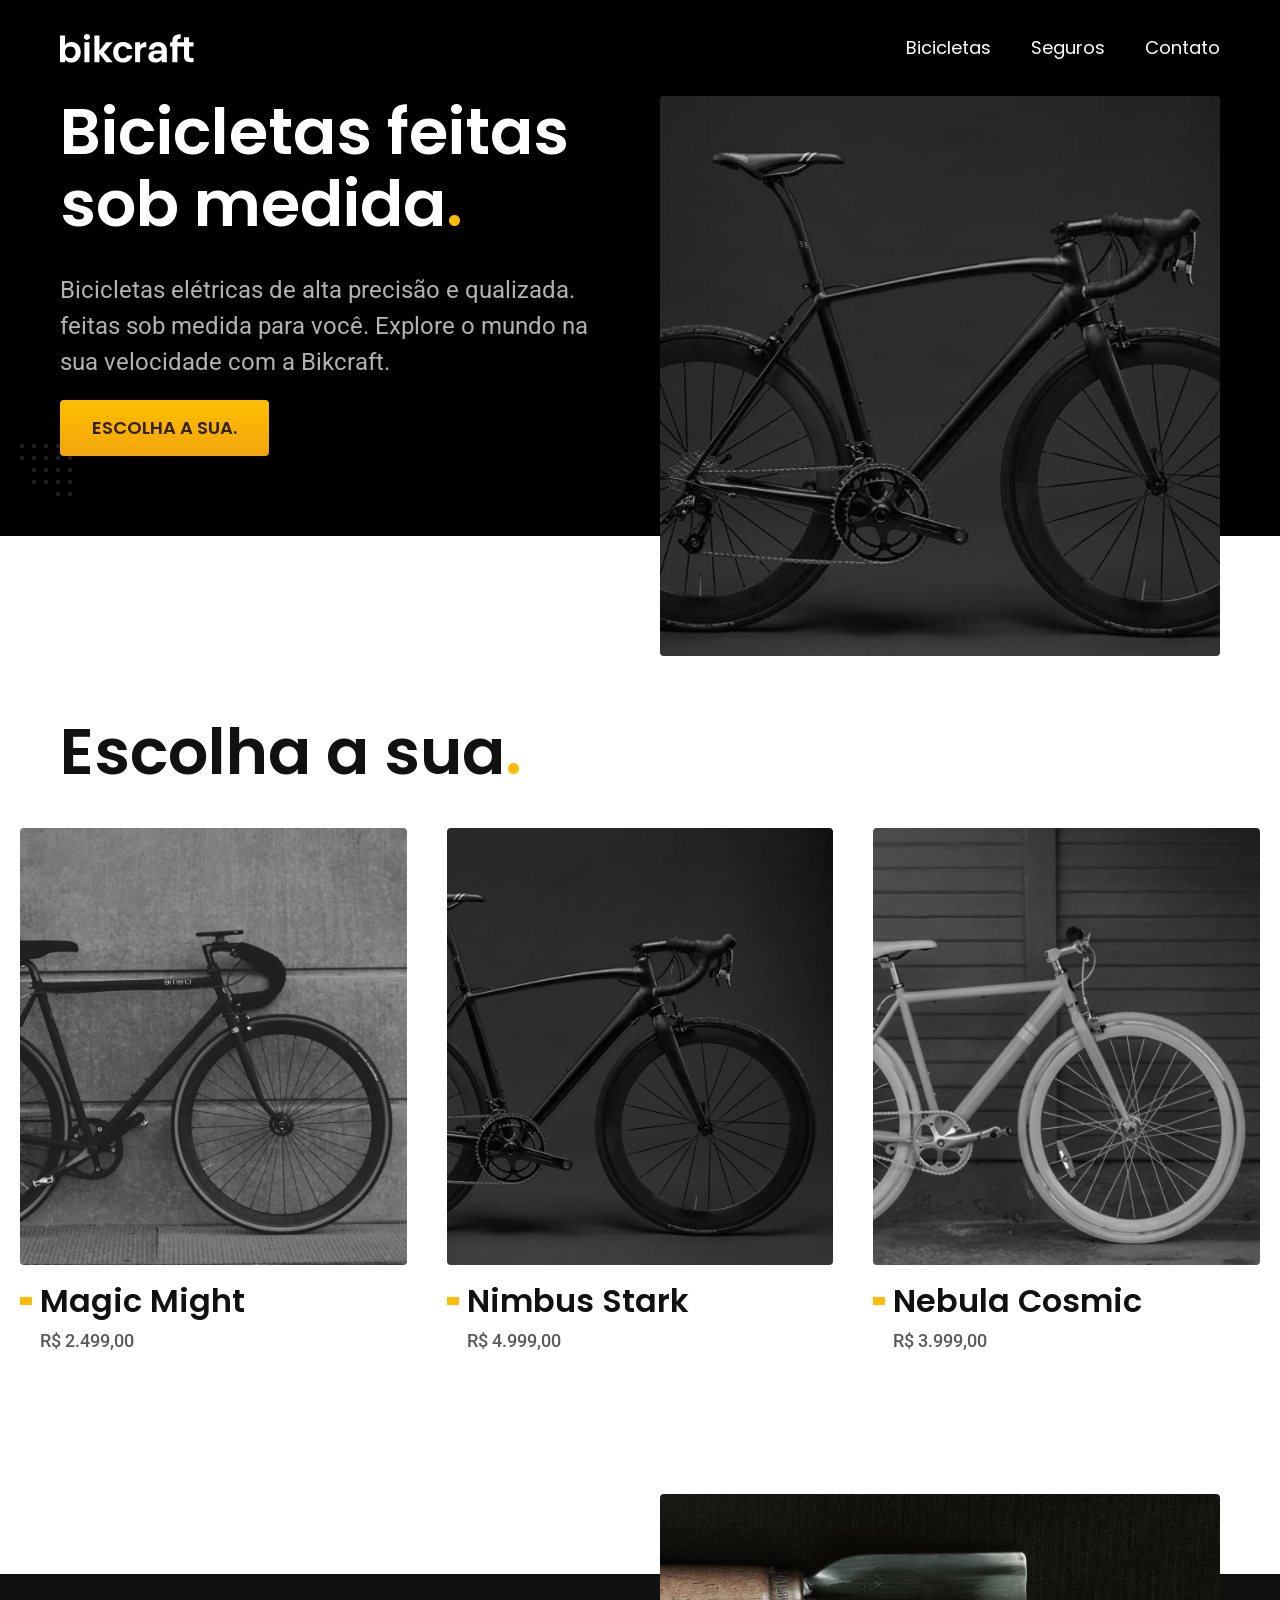
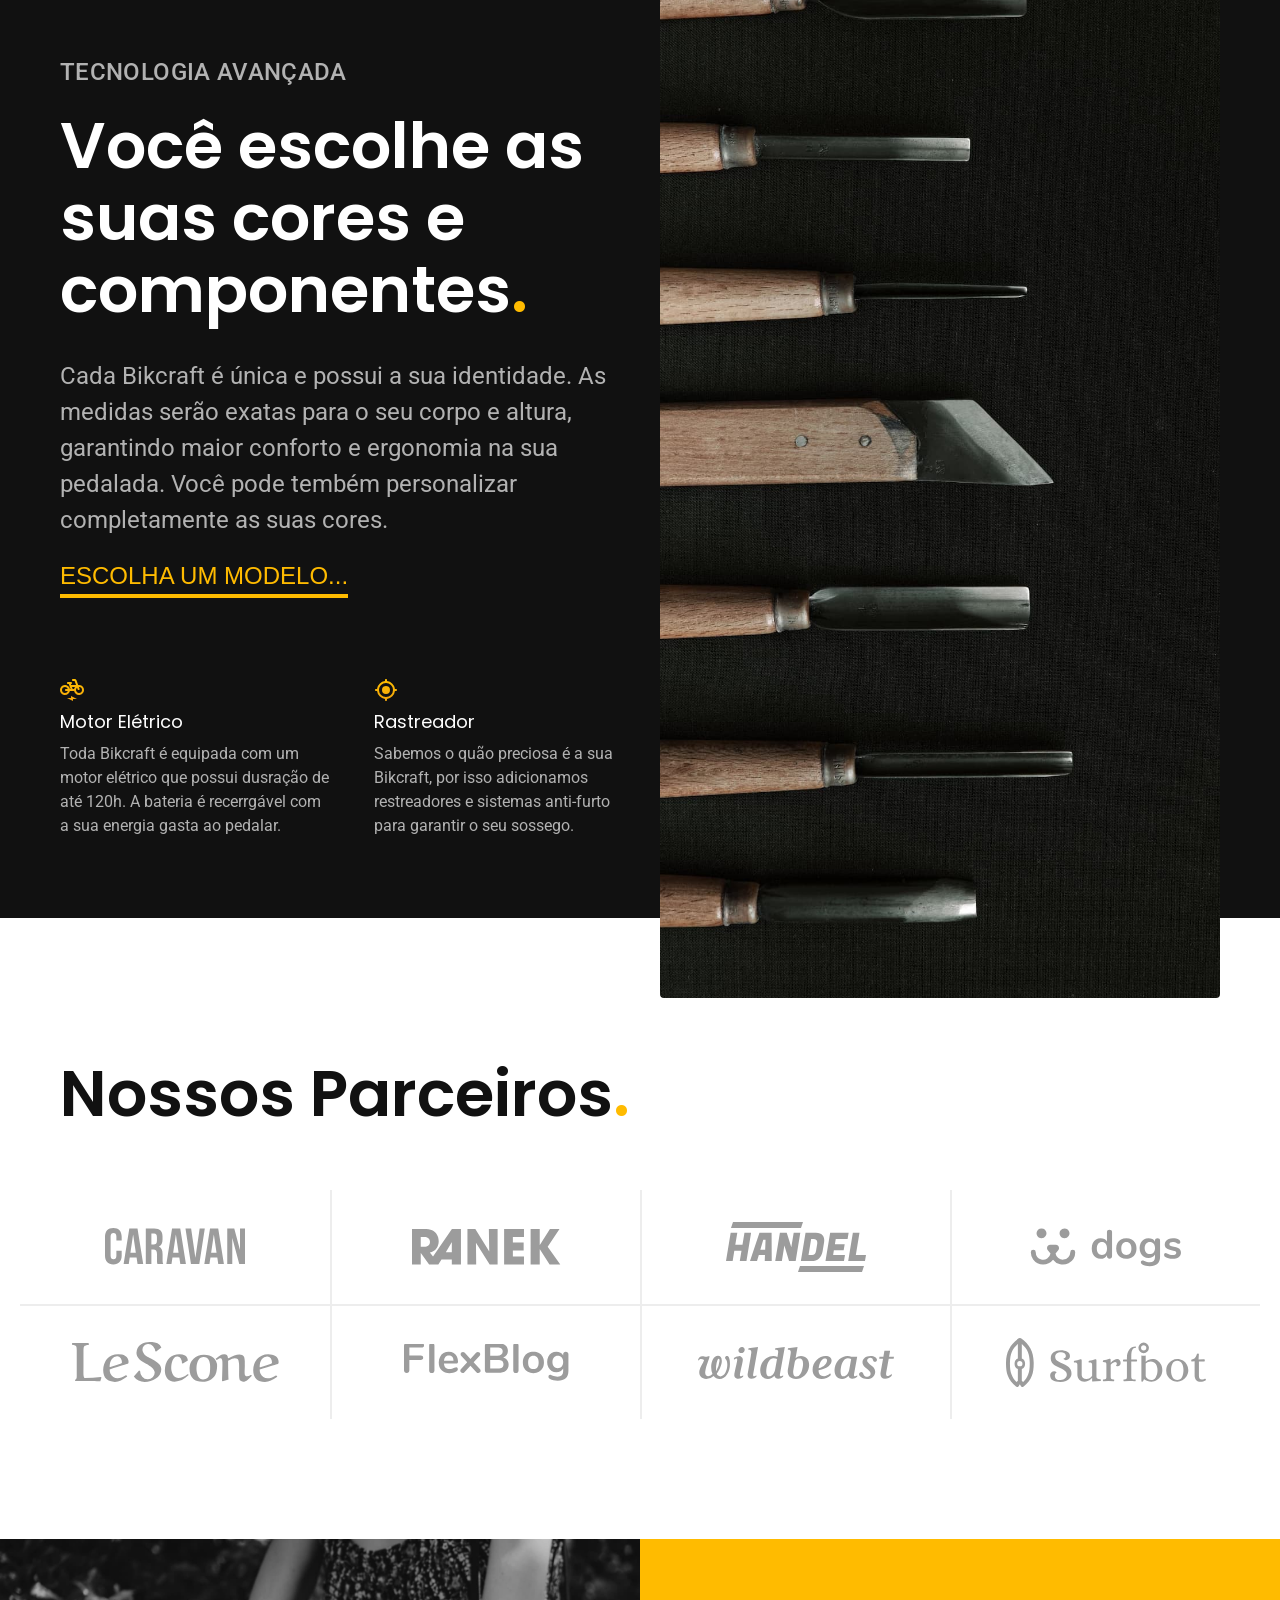
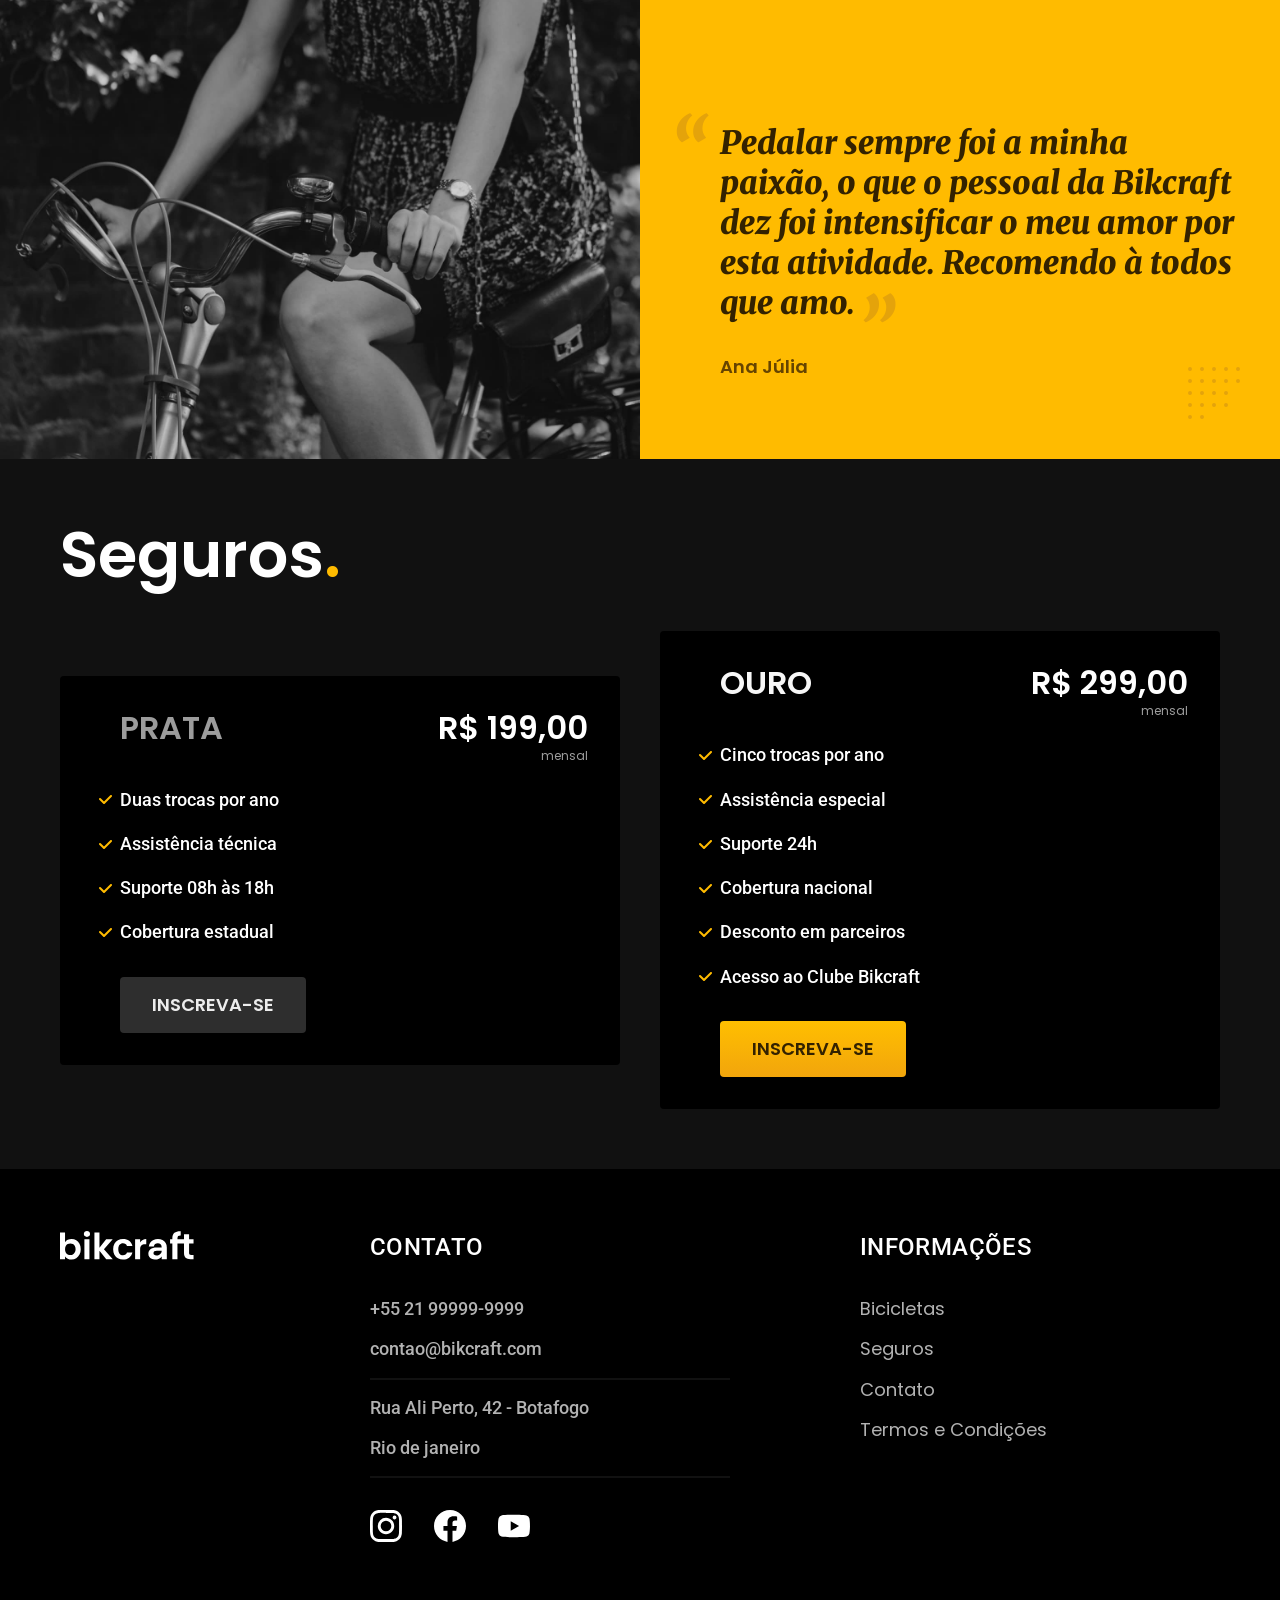
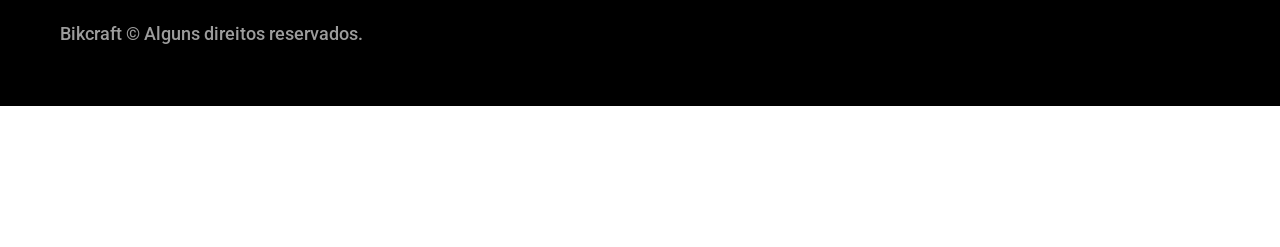
<file: index.html>
<!DOCTYPE html>
<html lang="pt-BR">

    <head>
        <meta charset="UTF-8">
        <meta name="viewport" content="width=device-width, initial-scale=1.0">
        <meta name="description" content="Bicicletas elétricas de alta precisão e qualidade, feitas sob medida para o cliente.  Explore o mundo na sua velocidade com a Bikcraft.">
        <title>Bikcraft - Bicicletas Elétricas</title>

        <link rel="preload" href="css/style.css" as="style">
               
        <link rel="stylesheet" href="css/style.css">

        <link rel="preconnect" href="https://fonts.googleapis.com">
        <link rel="preconnect" href="https://fonts.gstatic.com" crossorigin>
        <link href="https://fonts.googleapis.com/css2?family=Merriweather:ital,wght@1,900&family=Poppins:wght@400;600&family=Roboto:wght@500&display=swap" rel="stylesheet">
    </head>

    <body>

        <!-- Header -->

        <header class="header_background">
            <section class="header_container container">
                <div class="logo">
                    <a href="index.html" title="Página principal">
                        <img src="img/bikcraft.svg" width="136" height="32" alt="Logo da Bikcraft">
                    </a>
                </div>
                <nav aria-label="Navegação Primária">
                    <ul class="header_menu font-1-m cor_0">
                        <li>
                            <a href="pages/bicicletas.html" title="Página sobre bicicletas">Bicicletas</a>
                        </li>
                        <li>
                            <a href="pages/seguros.html" title="Página sobre seguros">Seguros</a>
                        </li>
                        <li>
                            <a href="pages/contato.html" title="Página sobre contato">Contato</a>
                        </li>
                    </ul>
                </nav>
            </section>
        </header>

        <!-- Área de Introdução -->

        <main class="introducao_background">
            <section class="introducao_container container">
                <div class="introducao_conteudo">
                    <h1 class="font-1-xxl cor_0">Bicicletas feitas sob medida<span class="cor_p1">.</span></h1>
                    <p class="font-2-l cor_5">
                        Bicicletas elétricas de alta precisão e qualizada. feitas sob medida para você.  Explore o mundo na sua velocidade com a Bikcraft.
                    </p>
                    <a href="pages/bicicleta.html" class="botao">Escolha a sua.</a>
                </div>
                <picture class="introducao_imagem"> 
                    <source media="(max-width: 800px)" srcset="img/bicicletas/nimbus.jpg">  
                    <img src="img/fotos/introducao.jpg" width="1280" height="1600" alt="Uma bicicleta elétrica preta">
                </picture>
            </section>
        </main>

        <!-- Lista de Bicicletas -->

        <article class="bicicletas_lista">
            <h2 class="font-1-xxl container">Escolha a sua<span class="cor_p1">.</span></h2>
            <ul>
                <li>
                    <a href="pages/bicicletas/magic.html">
                        <img src="img/bicicletas/magic-home.jpg" width="920" height="1040" alt="Bicicleta preta">
                        <h3 class="font-1-xl">Magic Might</h3>
                        <span class="font-2-m cor_8">R$ 2.499,00</span>
                    </a>
                </li>

                <li>
                    <a href="pages/bicicletas/nimbus.html">
                        <img src="img/bicicletas/nimbus-home.jpg" width="920" height="1040" alt="Bicicleta preta">
                        <h3 class="font-1-xl">Nimbus Stark</h3>
                        <span class="font-2-m cor_8">R$ 4.999,00</span>
                    </a>
                </li>

                <li>
                    <a href="pages/bicicletas/magic.html">
                        <img src="img/bicicletas/nebula-home.jpg" width="920" height="1040" alt="Bicicleta preta">
                        <h3 class="font-1-xl">Nebula Cosmic</h3>
                        <span class="font-2-m cor_8">R$ 3.999,00</span>
                    </a>
                </li>
            </ul>
        </article>

        <!-- Área Tecnologia -->

        <article class="tecnologia_background">
            <div class="tecnologia_container container">

                <div class="tecnologia_conteudo">
                    <span class="font-2-l-b cor_5">Tecnologia Avançada</span>
                    <h2 class="font-1-xxl cor_0">Você escolhe as suas cores e componentes<span class="cor_p1">.</span> </h2>
                    <p class="font-2-l cor_5">
                        Cada Bikcraft é única e possui a sua identidade.  As medidas serão exatas para o seu corpo e altura, garantindo maior conforto e ergonomia na sua pedalada.  Você pode tembém personalizar completamente as suas cores.
                    </p>
                    <a href="pages/bicicleta.html" class="link">Escolha um modelo...</a>

                    <div class="tecnologia_vantagens">
                        <div>
                            <img src="img/icones/eletrica.svg" width="24" height="24" alt="">
                            <h3 class="font-1-m cor_0">Motor Elétrico</h3>
                            <p class="font-2-s cor_5">
                                Toda Bikcraft é equipada com um motor elétrico que possui dusração de até 120h.  A bateria é recerrgável com a sua energia gasta ao pedalar.
                            </p>
                        </div>
                        <div>
                            <img src="img/icones/rastreador.svg" width="24" height="24" alt="">
                            <h3 class="font-1-m cor_0">Rastreador</h3>
                            <p class="font-2-s cor_5">
                                Sabemos o quão preciosa é a sua Bikcraft, por isso adicionamos restreadores e sistemas anti-furto para garantir o seu sossego.
                            </p>
                        </div>
                    </div>

                </div>

                <div class="tecnologia_imagem">

                    <img src="img/fotos/tecnologia.jpg" width="1200" height="1920" alt="">

                </div>

            </div>
        </article>

        <!-- Parceiros -->

        <section class="parceiros" aria-label="Nossos Parceiros">
            <h2 class="container font-1-xxl">Nossos Parceiros<span class="cor_p1">.</span></h2>

            <ul>
                <li>
                    <img src="img/parceiros/caravan.svg" width="140" height="38" alt="Caravan">
                </li>
                <li>
                    <img src="img/parceiros/ranek.svg" width="149" height="36" alt="Ranek">
                </li>
                <li>
                    <img src="img/parceiros/handel.svg" width="140" height="50" alt="Handel">
                </li>
                <li>
                    <img src="img/parceiros/dogs.svg" width="152" height="39" alt="Dogs">
                </li>
                <li>
                     <img src="img/parceiros/lescone.svg" width="208" height="41" alt="Lescone">
                </li>
                <li>
                    <img src="img/parceiros/flexblog.svg" width="165" height="38" alt="Flexblog">
                </li>
                <li>
                    <img src="img/parceiros/wildbeast.svg" width="196" height="34" alt="Wildbeast">
                </li>
                <li>
                    <img src="img/parceiros/surfbot.svg" width="200" height="49" alt="Surfbot">
                </li>
            </ul>
        </section>

        <!-- Depoimento -->

        <section class="depoimento" aria-label="Depoimento">

            <div>
                <img src="img/fotos/depoimento.jpg" width="1560" height="1360" alt="Pessoa pedalando uma bicicleta Bikcraft">
            </div>

            <div class="depoimento_conteudo">
                <blockquote class="font-1-xl cor_p5">
                    <p>
                        Pedalar sempre foi a minha paixão, o que o pessoal da Bikcraft dez foi intensificar o meu amor por esta atividade. Recomendo à todos que amo.
                    </p>
                </blockquote>
                <span class="font-1-m-b cor_p4">Ana Júlia</span>
            </div>

        </section>

        <!-- Seguros -->

        <article class="seguros_background">

            <div class="seguros container">
                <h2 class="font-1-xxl cor_0">Seguros<span class="cor_p1">.</span> </h2>

                <div class="seguros_item">
                    <h3 class="font-1-xl cor_6">PRATA</h3>
                    <span class="font-1-xl cor_0">R$ 199,00 <span class="font-1-xs cor_6">mensal</span></span>

                    <ul class="font-2-m cor_0">
                        <li>Duas trocas por ano</li>
                        <li>Assistência técnica</li>
                        <li>Suporte 08h às 18h</li>
                        <li>Cobertura estadual</li>
                    </ul>
                    <a href="pages/orcamento.html" class="botao secundario">Inscreva-se</a>
                </div>

                <div class="seguros_item">
                    <h3 class="font-1-xl cor_1">OURO</h3>
                    <span class="font-1-xl cor_0">R$ 299,00 <span class="font-1-xs cor_6">mensal</span></span>

                    <ul class="font-2-m cor_0">
                        <li>Cinco trocas por ano</li>
                        <li>Assistência especial</li>
                        <li>Suporte 24h</li>
                        <li>Cobertura nacional</li>
                        <li>Desconto em parceiros</li>
                        <li>Acesso ao Clube Bikcraft</li>
                    </ul>
                    <a href="pages/orcamento.html" class="botao">Inscreva-se</a>
                </div>

            </div>

        </article>

        <footer class="footer_background">

            <div class="footer container">
                <img src="img/bikcraft.svg" width="136" height="32" alt="Bikcraft">
                <div class="footer_contato">
                    <h3 class="font-2-l-b cor_0">Contato</h3>
                    <ul class="font-2-m cor_5">
                        <li>
                            <a href="tel:+5521999999999">+55 21 99999-9999</a>
                        </li>
                        <li>
                            <a href="mailto:contao@bikcraft.com">contao@bikcraft.com</a>
                        </li>
                        <li>Rua Ali Perto, 42 - Botafogo</li>
                        <li>Rio de janeiro</li>
                    </ul>
                    <div class="footer_redes">
                        <a href="#">
                            <img src="img/redes/instagram.svg" width="32" height="32" alt="instagram">
                        </a>
                        <a href="#">
                            <img src="img/redes/facebook.svg" width="32" height="32" alt="facebook">
                        </a>
                        <a href="#">
                            <img src="img/redes/youtube.svg" width="32" height="32" alt="youtube">
                        </a>
                    </div>
                </div>
                <div class="footer_informaçoes">
                    <h3 class="font-2-l-b cor_0">Informações</h3>
                    <nav>
                        <ul class="font-1-m cor_5">
                            <li>
                                <a href="pages/bicicletas.html" title="Página sobre bicicletas">Bicicletas</a>
                            </li>
                            <li>
                                <a href="pages/seguros.html" title="Página sobre seguros">Seguros</a>
                            </li>
                            <li>
                                <a href="pages/contato.html" title="Página sobre contato">Contato</a>
                            </li>
                            <li>
                                <a href="pages/termos.html" title="Página sobre contato">Termos e Condições</a>
                            </li>
                        </ul>
                    </nav>
                </div>
                <p class="footer_copy font-2-m cor_6">
                    Bikcraft © Alguns direitos reservados.
                </p>
            </div>

        </footer>

    </body>

</html>
</file>
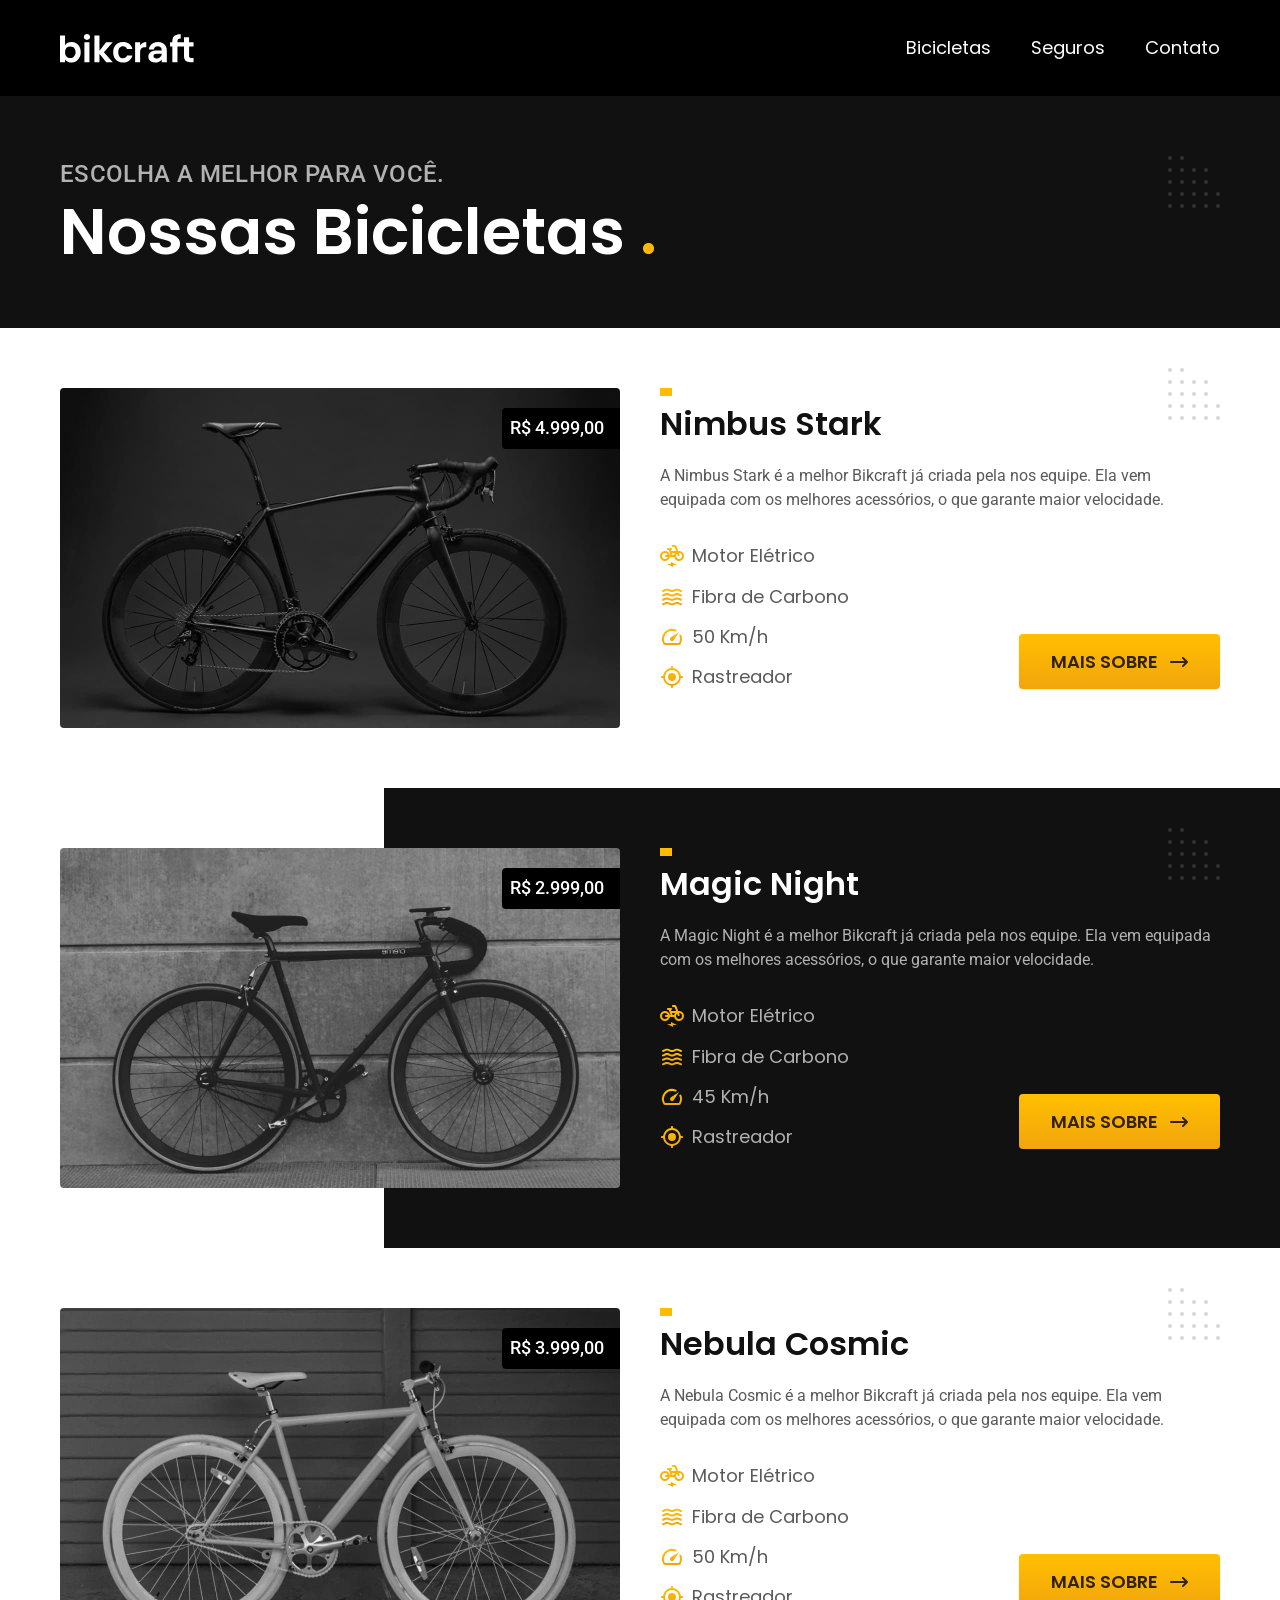
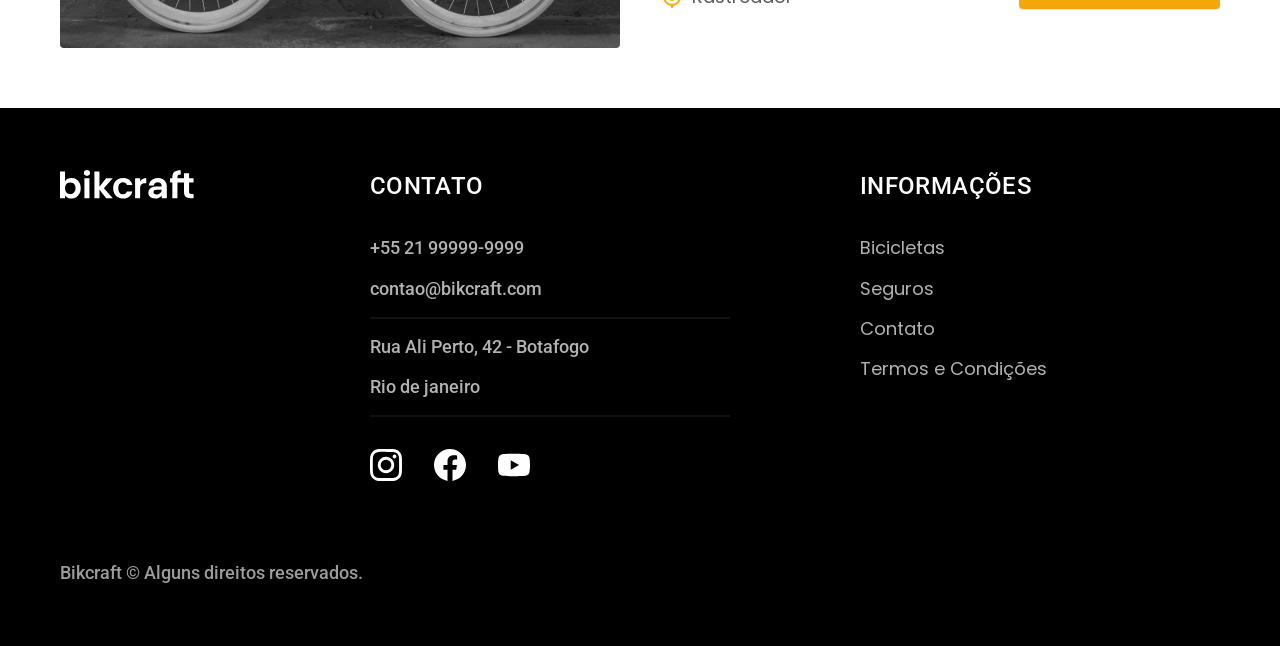
<file: pages/bicicletas.html>
<!DOCTYPE html>
<html lang="pt-BR">

    <head>
        <meta charset="UTF-8">
        <meta name="viewport" content="width=device-width, initial-scale=1.0">
        <meta name="description" content="Termos e condições">
        <title>Bicicletas | Bikcraft</title>
        <link rel="stylesheet" href="../css/style.css">

        <link rel="preconnect" href="https://fonts.googleapis.com">
        <link rel="preconnect" href="https://fonts.gstatic.com" crossorigin>
        <link href="https://fonts.googleapis.com/css2?family=Merriweather:ital,wght@1,900&family=Poppins:wght@400;600&family=Roboto:wght@500&display=swap" rel="stylesheet">
    </head>

    <body id="bicicletas">

        <header class="header_background">
            <section class="header_container container">
                <div class="logo">
                    <a href="../index.html" title="Página principal">
                        <img src="../img/bikcraft.svg" alt="Logo da Bikcraft">
                    </a>
                </div>
                <nav aria-label="Navegação Primária">
                    <ul class="header_menu font-1-m cor_0">
                        <li>
                            <a href="../pages/bicicleta.html" title="Página sobre bicicletas">Bicicletas</a>
                        </li>
                        <li>
                            <a href="../pages/seguros.html" title="Página sobre seguros">Seguros</a>
                        </li>
                        <li>
                            <a href="../pages/contato.html" title="Página sobre contato">Contato</a>
                        </li>
                    </ul>
                </nav>
            </section>
        </header>

        <!-- inicio Página Bicicletas-->

        <main>

            <div class="titulo_background">
                <div class="titulo container">
                    <p class="font-2-l-b cor_5">
                        Escolha a melhor para você.
                    </p>
                    <h1 class="font-1-xxl cor_0">Nossas Bicicletas <span class="cor_p1">.</span></h1>
                </div>
            </div>

            

            <div class="bicicletas container">

                <div class="bicicletas_imagem">
                    <img src="../img/bicicletas/nimbus.jpg" alt="Bicicleta preta">
                    <span class="font-2-m cor_0">R$ 4.999,00</span>
                </div>

                <div class="bicicletas_conteudo">
                    <h2 class="font-1-xl">Nimbus Stark</h2>
                    <p class="font-2-s cor_8">
                        A Nimbus Stark é a melhor Bikcraft já criada pela nos equipe.  Ela vem equipada com os melhores acessórios, o que garante maior velocidade.
                    </p>
                    <ul class="font-1-m cor_8">
                        <li>
                            <img src="../img/icones/eletrica.svg" alt="">
                            Motor Elétrico
                        </li>
                        <li>
                            <img src="../img/icones/carbono.svg" alt="">
                            Fibra de Carbono
                        </li>
                        <li>
                            <img src="../img/icones/velocidade.svg" alt="">
                            50 Km/h
                        </li>
                        <li>
                            <img src="../img/icones/rastreador.svg" alt="">
                            Rastreador
                        </li>
                    </ul>
                    <a href="bicicletas/nimbus.html" class="botao seta">Mais sobre</a>
                </div>

            </div>

            <div class="bicicletas_background">

                <div class="bicicletas container">

                    <div class="bicicletas_imagem">
                        <img src="../img/bicicletas/magic.jpg" alt="Bicicleta preta">
                        <span class="font-2-m cor_0">R$ 2.999,00</span>
                    </div>

                    <div class="bicicletas_conteudo">
                        <h2 class="font-1-xl cor_0">Magic Night</h2>
                        <p class="font-2-s cor_5">
                            A Magic Night é a melhor Bikcraft já criada pela nos equipe.  Ela vem equipada com os melhores acessórios, o que garante maior velocidade.
                        </p>
                        <ul class="font-1-m cor_5">
                            <li>
                                <img src="../img/icones/eletrica.svg" alt="">
                                Motor Elétrico
                            </li>
                             <li>
                                <img src="../img/icones/carbono.svg" alt="">
                                Fibra de Carbono
                            </li>
                             <li>
                                <img src="../img/icones/velocidade.svg" alt="">
                                45 Km/h
                            </li>
                             <li>
                                <img src="../img/icones/rastreador.svg" alt="">
                                Rastreador
                            </li>
                        </ul>
                        <a href="bicicletas/magic.html" class="botao seta">Mais sobre</a>
                    </div>

                </div>

            </div>

            <div class="bicicletas container">

                <div class="bicicletas_imagem">
                    <img src="../img/bicicletas/nebula.jpg" alt="Bicicleta preta">
                    <span class="font-2-m cor_0">R$ 3.999,00</span>
                </div>

                <div class="bicicletas_conteudo">
                    <h2 class="font-1-xl">Nebula Cosmic</h2>
                    <p class="font-2-s cor_8">
                        A Nebula Cosmic é a melhor Bikcraft já criada pela nos equipe.  Ela vem equipada com os melhores acessórios, o que garante maior velocidade.
                    </p>
                    <ul class="font-1-m cor_8">
                        <li>
                            <img src="../img/icones/eletrica.svg" alt="">
                            Motor Elétrico
                        </li>
                            <li>
                            <img src="../img/icones/carbono.svg" alt="">
                            Fibra de Carbono
                        </li>
                            <li>
                            <img src="../img/icones/velocidade.svg" alt="">
                            50 Km/h
                        </li>
                            <li>
                            <img src="../img/icones/rastreador.svg" alt="">
                            Rastreador
                        </li>
                    </ul>
                    <a href="bicicletas/nebula.html" class="botao seta">Mais sobre</a>
                </div>

            </div>

            

            

        </main>

        <!-- Fim Página Bicicletas-->

        <footer class="footer_background">

            <div class="footer container">
                <img src="../img/bikcraft.svg" alt="Bikcraft">
                <div class="footer_contato">
                    <h3 class="font-2-l-b cor_0">Contato</h3>
                    <ul class="font-2-m cor_5">
                        <li>
                            <a href="tel:+5521999999999">+55 21 99999-9999</a>
                        </li>
                        <li>
                            <a href="mailto:contao@bikcraft.com">contao@bikcraft.com</a>
                        </li>
                        <li>Rua Ali Perto, 42 - Botafogo</li>
                        <li>Rio de janeiro</li>
                    </ul>
                    <div class="footer_redes">
                        <a href="#">
                            <img src="../img/redes/instagram.svg" alt="instagram">
                        </a>
                        <a href="#">
                            <img src="../img/redes/facebook.svg" alt="facebook">
                        </a>
                        <a href="#">
                            <img src="../img/redes/youtube.svg" alt="youtube">
                        </a>
                    </div>
                </div>
                <div class="footer_informaçoes">
                    <h3 class="font-2-l-b cor_0">Informações</h3>
                    <nav>
                        <ul class="font-1-m cor_5">
                            <li>
                                <a href="../pages/bicicleta.html" title="Página sobre bicicletas">Bicicletas</a>
                            </li>
                            <li>
                                <a href="../pages/seguros.html" title="Página sobre seguros">Seguros</a>
                            </li>
                            <li>
                                <a href="../pages/contato.html" title="Página sobre contato">Contato</a>
                            </li>
                            <li>
                                <a href="../pages/termos.html" title="Página sobre contato">Termos e Condições</a>
                            </li>
                        </ul>
                    </nav>
                </div>
                <p class="footer_copy font-2-m cor_6">
                    Bikcraft © Alguns direitos reservados.
                </p>
            </div>

        </footer>
  
    </body>
</html>
</file>
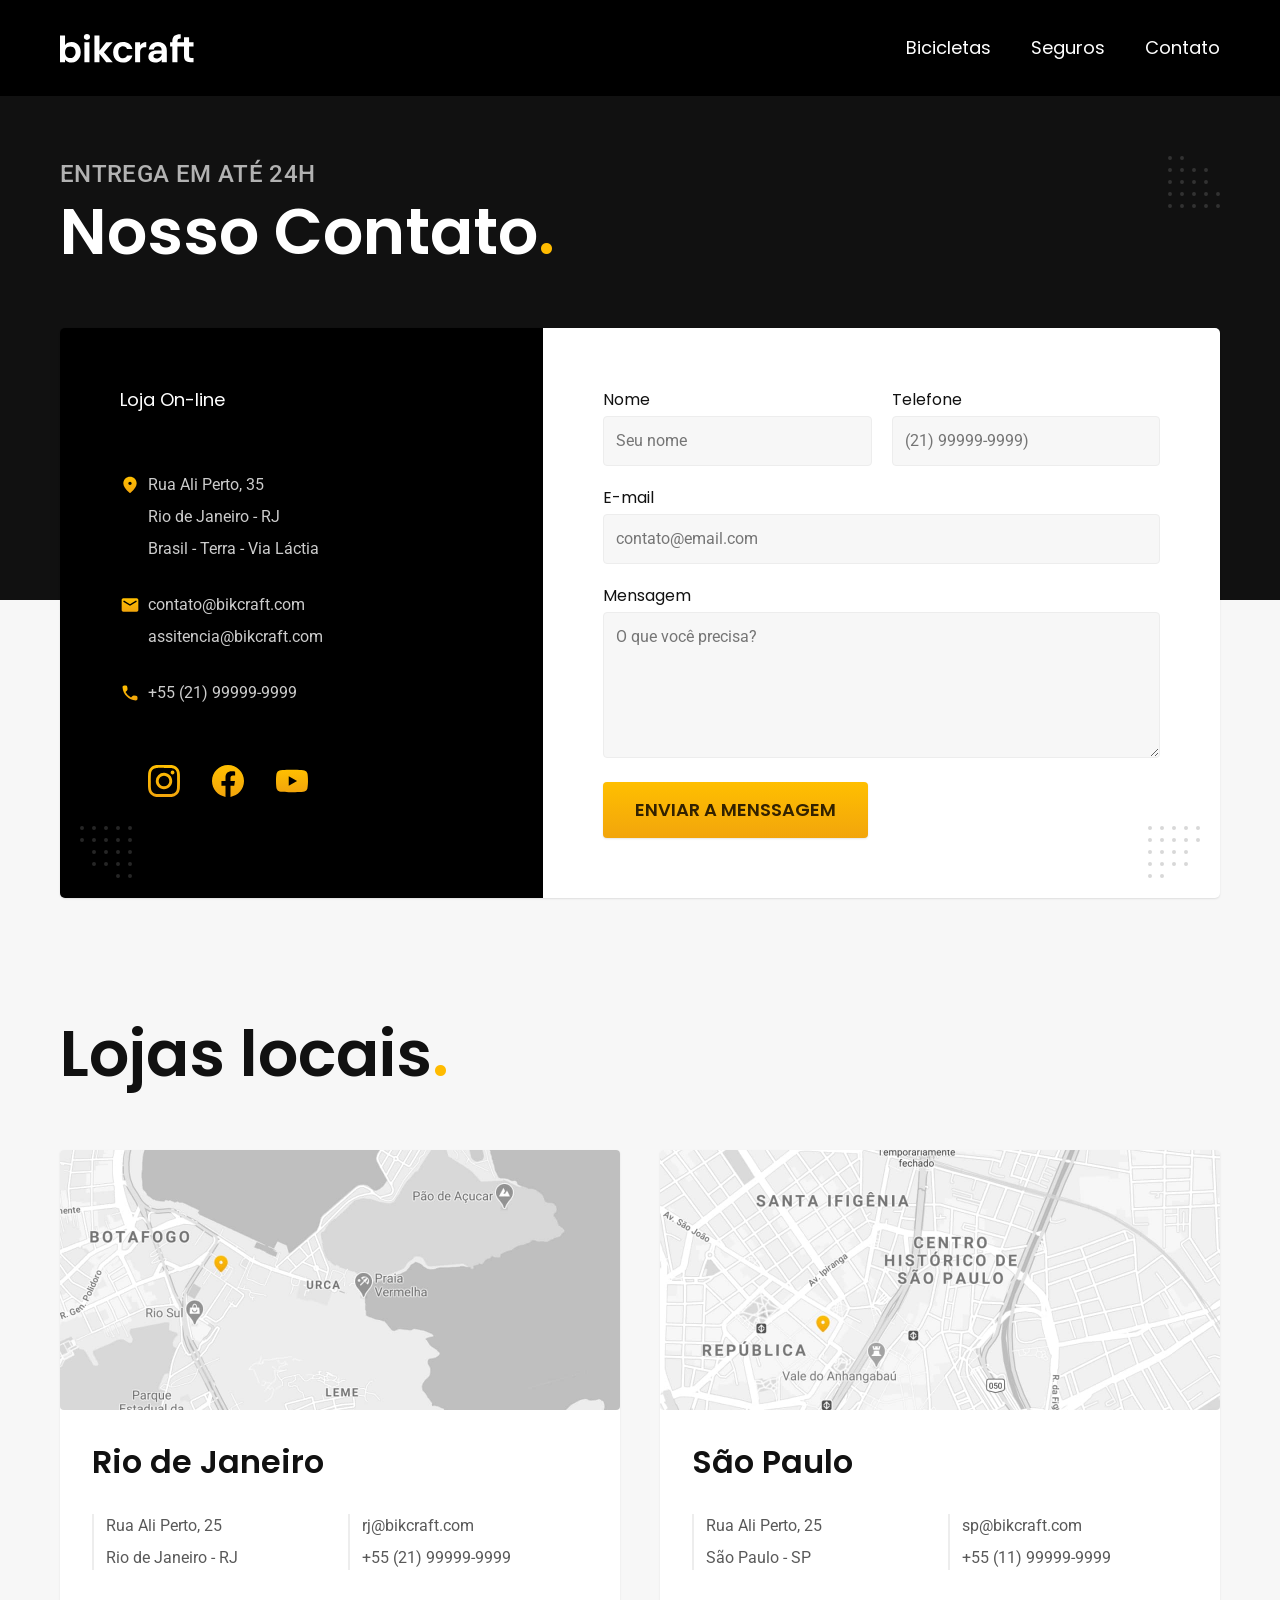
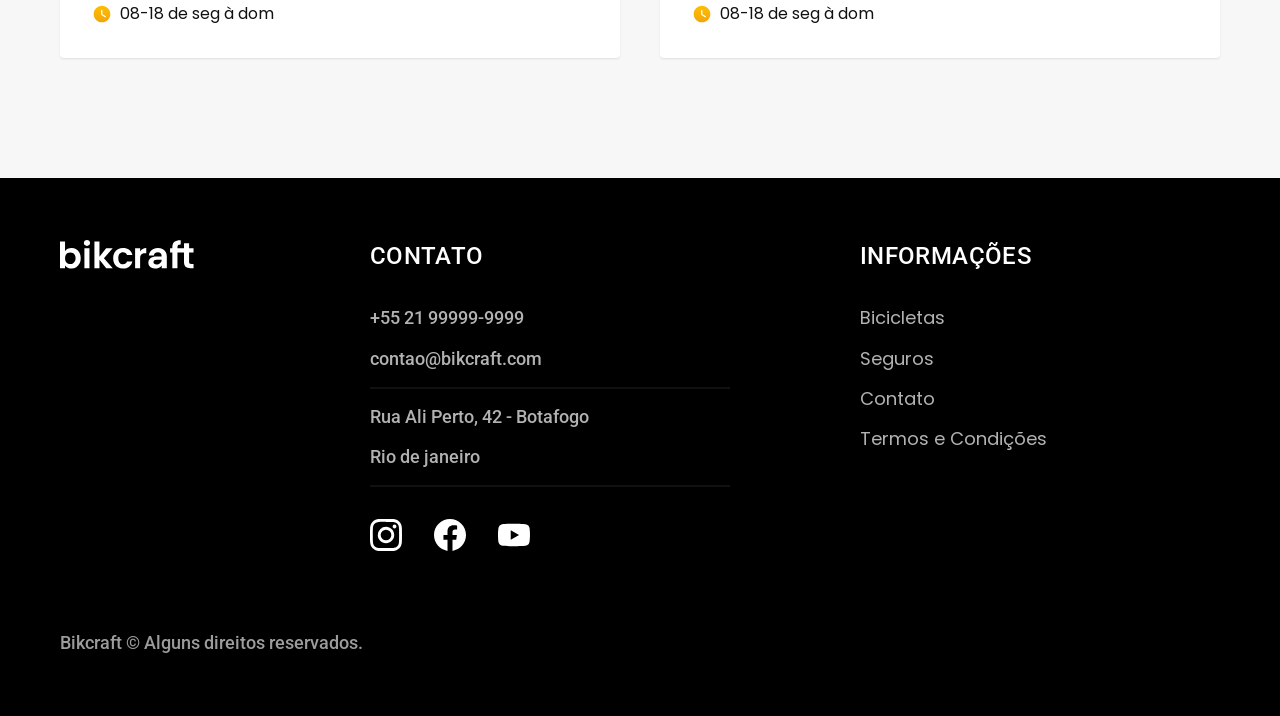
<file: pages/contato.html>
<!DOCTYPE html>
<html lang="pt-BR">

    <head>
        <meta charset="UTF-8">
        <meta name="viewport" content="width=device-width, initial-scale=1.0">
        <meta name="description" content="Termos e condições">
        <title>Contato | Bikcraft</title>
        <link rel="stylesheet" href="../css/style.css">

        <link rel="preconnect" href="https://fonts.googleapis.com">
        <link rel="preconnect" href="https://fonts.gstatic.com" crossorigin>
        <link href="https://fonts.googleapis.com/css2?family=Merriweather:ital,wght@1,900&family=Poppins:wght@400;600&family=Roboto:wght@500&display=swap" rel="stylesheet">
    </head>

    <body id="contato">

        <header class="header_background">
            <section class="header_container container">
                <div class="logo">
                    <a href="../index.html" title="Página principal">
                        <img src="../img/bikcraft.svg" alt="Logo da Bikcraft">
                    </a>
                </div>
                <nav aria-label="Navegação Primária">
                    <ul class="header_menu font-1-m cor_0">
                        <li>
                            <a href="../pages/bicicletas.html" title="Página sobre bicicletas">Bicicletas</a>
                        </li>
                        <li>
                            <a href="../pages/seguros.html" title="Página sobre seguros">Seguros</a>
                        </li>
                        <li>
                            <a href="../pages/contato.html" title="Página sobre contato">Contato</a>
                        </li>
                    </ul>
                </nav>
            </section>
        </header>

        <!-- inicio Página Termos-->

        <main>

            <div class="titulo_background">
                <div class="titulo container">
                    <p class="font-2-l-b cor_5">
                        Entrega em até 24h
                    </p>
                    <h1 class="font-1-xxl cor_0">Nosso Contato<span class="cor_p1">.</span></h1>
                </div>
            </div>

            <div class="contato container">

                <section class="contato_dados" aria-label="Endereço">

                    <h2 class="font-1-m cor_0">Loja On-line</h2>
                    <div class="contato_endereco font-2-s cor_4">
                        <p>
                            Rua Ali Perto, 35
                        </p>
                        <p>
                            Rio de Janeiro - RJ
                        </p>
                        <p>
                            Brasil - Terra - Via Láctia
                        </p>
                    </div>
                    <address class="contato_meios font-2-s cor_4">
                        <a href="mailto:contato@bikcraft.com">contato@bikcraft.com</a>
                        <a href="mailto:assistencia@bikcraft.com">assitencia@bikcraft.com</a>
                        <a href="Tel:+5521999999999">+55 (21) 99999-9999</a>
                    </address>
                    <div class="contato_redes">
                        <a href="#">
                            <img src="../img/redes/instagram-p.svg" alt="instagram">
                        </a>
                        <a href="#">
                            <img src="../img/redes/facebook-p.svg" alt="facebook">
                        </a>
                        <a href="#">
                            <img src="../img/redes/youtube-p.svg" alt="youtube">
                        </a>
                    </div>

                </section>

                <section aria-label="Formulários" class="contato_formulario">

                    <form action="contato.html" class="form">
                        <div>
                            <label for="nome">Nome</label>
                            <input type="text" name="nome" id="nome" placeholder="Seu nome">
                        </div>

                        <div>
                            <label for="nome">Telefone</label>
                            <input type="tel" name="telefone" id="telefone" placeholder="(21) 99999-9999)">
                        </div>

                        <div class="col_2">

                            <label for="nome">E-mail</label>
                            <input type="email" name="e-mail" id="e-mail" placeholder="contato@email.com">
                        </div>

                        <div class="col_2">
                            <label for="mensagem">Mensagem</label>
                            <textarea name="mensagem" id="mensagem" name="mensagem" placeholder="O que você precisa?" rows="5"></textarea>
                        </div>

                        <button class="botao col_2" >Enviar a Menssagem</button>
                    </form>

                </section>
                
            </div>

        </main>

        <article class="lojas container">

            <h2 class="font-1-xxl">Lojas locais<span class="cor_p1">.</span></h2>
            <div class="lojas_item">
                <img src="../img/lojas/rj.jpg" alt="Mapa marcando o endereço em Rua Ali Perto, 25 - Rio de Janeiro - RJ">
                <div class="lojas_conteudo">
                    <h3 class="font-1-xl">Rio de Janeiro</h3>
                    <div class="lojas_dados font-2-s cor_8">
                        <p>
                            Rua Ali Perto, 25
                        </p>
                        <p>
                            Rio de Janeiro - RJ
                        </p>
                    </div>
                    
                    <div class="lojas_dados font-2-s cor_8">
                        <a href="mailto:rj@bikcraft.com">rj@bikcraft.com</a>
                        <a href="Twl:+5521999999999">+55 (21) 99999-9999</a>
                    </div>
                    <p class="lojas_tempo font-1-s">
                        <img src="../img/icones/horario.svg" alt="">08-18 de seg à dom
                    </p>

                </div>
                
            </div>

            <div class="lojas_item">
                <img src="../img/lojas/sp.jpg" alt="Mapa marcando o endereço em Rua Ali Perto, 25 - Rio de Janeiro - RJ">

                <div class="lojas_conteudo">
                    <h3 class="font-1-xl">São Paulo</h3>
                    <div class="lojas_dados font-2-s cor_8">
                        <p>
                            Rua Ali Perto, 25
                        </p>
                        <p>
                            São Paulo - SP
                        </p>
                    </div>
                    
                    <div class="lojas_dados font-2-s cor_8">
                        <a href="mailto:sp@bikcraft.com">sp@bikcraft.com</a>
                        <a href="Tel:+5511999999999">+55 (11) 99999-9999</a>
                    </div>
                    <p class="lojas_tempo font-1-s">
                        <img src="../img/icones/horario.svg" alt="">08-18 de seg à dom
                    </p>

                </div>

            </div>
        </article>

        <!-- Fim Página Termos-->

        <footer class="footer_background">

            <div class="footer container">
                <img src="../img/bikcraft.svg" alt="Bikcraft">
                <div class="footer_contato">
                    <h3 class="font-2-l-b cor_0">Contato</h3>
                    <ul class="font-2-m cor_5">
                        <li>
                            <a href="tel:+5521999999999">+55 21 99999-9999</a>
                        </li>
                        <li>
                            <a href="mailto:contao@bikcraft.com">contao@bikcraft.com</a>
                        </li>
                        <li>Rua Ali Perto, 42 - Botafogo</li>
                        <li>Rio de janeiro</li>
                    </ul>
                    <div class="footer_redes">
                        <a href="#">
                            <img src="../img/redes/instagram.svg" alt="instagram">
                        </a>
                        <a href="#">
                            <img src="../img/redes/facebook.svg" alt="facebook">
                        </a>
                        <a href="#">
                            <img src="../img/redes/youtube.svg" alt="youtube">
                        </a>
                    </div>
                </div>
                <div class="footer_informaçoes">
                    <h3 class="font-2-l-b cor_0">Informações</h3>
                    <nav>
                        <ul class="font-1-m cor_5">
                            <li>
                                <a href="../pages/bicicletas.html" title="Página sobre bicicletas">Bicicletas</a>
                            </li>
                            <li>
                                <a href="../pages/seguros.html" title="Página sobre seguros">Seguros</a>
                            </li>
                            <li>
                                <a href="../pages/contato.html" title="Página sobre contato">Contato</a>
                            </li>
                            <li>
                                <a href="../pages/termos.html" title="Página sobre contato">Termos e Condições</a>
                            </li>
                        </ul>
                    </nav>
                </div>
                <p class="footer_copy font-2-m cor_6">
                    Bikcraft © Alguns direitos reservados.
                </p>
            </div>

        </footer>
  
    </body>
</html>
</file>
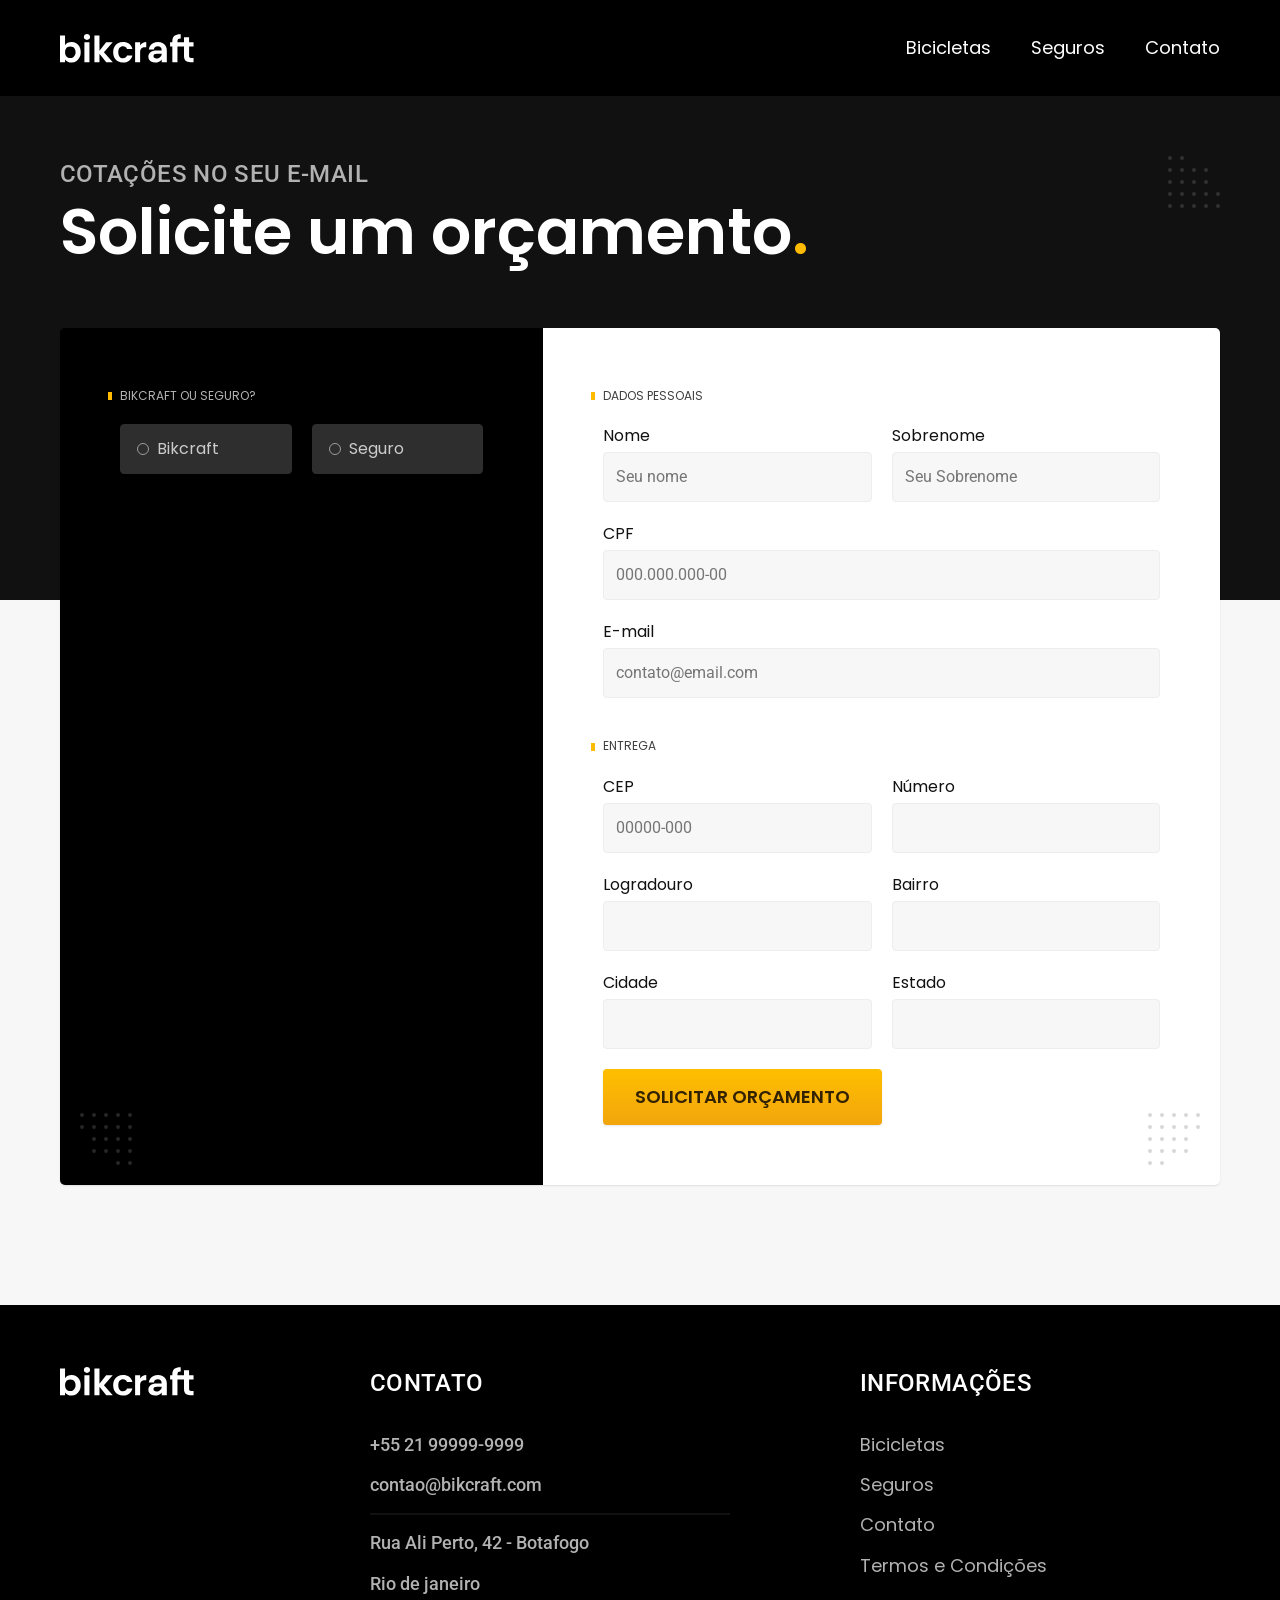
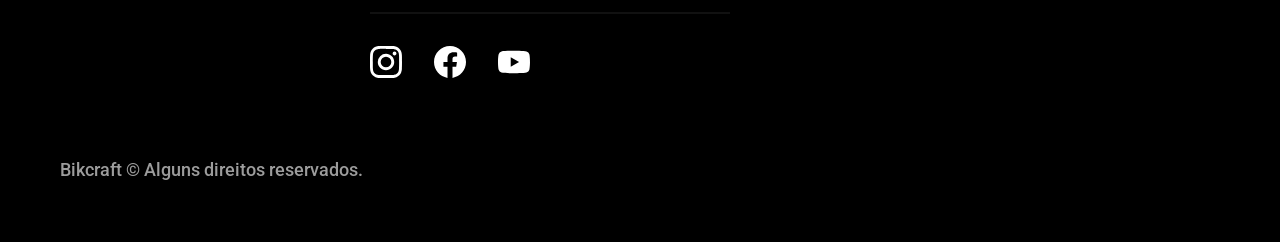
<file: pages/orcamento.html>
<!DOCTYPE html>
<html lang="pt-BR">

    <head>
        <meta charset="UTF-8">
        <meta name="viewport" content="width=device-width, initial-scale=1.0">
        <meta name="description" content="Termos e condições">
        <title>Orçamento | Bikcraft</title>
        <link rel="stylesheet" href="../css/style.css">

        <link rel="preconnect" href="https://fonts.googleapis.com">
        <link rel="preconnect" href="https://fonts.gstatic.com" crossorigin>
        <link href="https://fonts.googleapis.com/css2?family=Merriweather:ital,wght@1,900&family=Poppins:wght@400;600&family=Roboto:wght@500&display=swap" rel="stylesheet">
    </head>

    <body id="orcamento">

        <header class="header_background">
            <section class="header_container container">
                <div class="logo">
                    <a href="../index.html" title="Página principal">
                        <img src="../img/bikcraft.svg" alt="Logo da Bikcraft">
                    </a>
                </div>
                <nav aria-label="Navegação Primária">
                    <ul class="header_menu font-1-m cor_0">
                        <li>
                            <a href="../pages/bicicletas.html" title="Página sobre bicicletas">Bicicletas</a>
                        </li>
                        <li>
                            <a href="../pages/seguros.html" title="Página sobre seguros">Seguros</a>
                        </li>
                        <li>
                            <a href="../pages/contato.html" title="Página sobre contato">Contato</a>
                        </li>
                    </ul>
                </nav>
            </section>
        </header>

        <!-- inicio Página Orçamentos-->

        <main>

            <div class="titulo_background">
                <div class="titulo container">
                    <p class="font-2-l-b cor_5">
                        Cotações no seu e-mail
                    </p>
                    <h1 class="font-1-xxl cor_0">Solicite um orçamento<span class="cor_p1">.</span></h1>
                </div>
            </div>

            <form action="#" class="orcamento container">

                <div class="orcamento_produto">

                    <h2 class="font-1-xs cor_5">Bikcraft ou Seguro?</h2>

                    <input type="radio" name="tipo" id="bikcraft" value="bikcraft">
                    <label for="bikcraft">Bikcraft</label>

                    <input type="radio" name="tipo" id="seguro" value="seguro">
                    <label for="seguro">Seguro</label>

                    <div class="orcamento_conteudo" id="orcamento_bikcraft">

                        <h2 class="font-1-xs cor_5">Escolha a sua</h2>

                        <input type="radio" name="produto" id="nimbus" value="nimbus">
                        <label for="nimbus">Nimbus Strak <span>R$ 4.999,00</span></label>

                        <div class="orcamento_detalhes">
                            <ul class="font-1-xs cor_8">
                                <li>
                                    <img src="../img/icones/eletrica.svg" alt="">Motor Elétrico
                                </li>

                                <li>
                                    <img src="../img/icones/carbono.svg" alt="">Fibra de Carbono
                                </li>

                                <li>
                                    <img src="../img/icones/velocidade.svg" alt="">50 km/h
                                </li>

                                <li>
                                    <img src="../img/icones/rastreador.svg" alt="">Rastreador
                                </li>
                            </ul>
                            <img src="../img/bicicletas/nimbus.jpg" alt="Bicicleta Preta">
                        </div>

                        <input type="radio" name="produto" id="magic" value="magic">
                        <label for="magic">Magic Night <span>R$ 2.499,00</span></label>

                        <div class="orcamento_detalhes">
                            <ul class="font-1-xs cor_8">
                                <li>
                                    <img src="../img/icones/eletrica.svg" alt="">Motor Elétrico
                                </li>

                                <li>
                                    <img src="../img/icones/carbono.svg" alt="">Fibra de Carbono
                                </li>

                                <li>
                                    <img src="../img/icones/velocidade.svg" alt="">50 km/h
                                </li>

                                <li>
                                    <img src="../img/icones/rastreador.svg" alt="">Rastreador
                                </li>
                            </ul>
                            <img src="../img/bicicletas/magic.jpg" alt="Bicicleta Preta">
                        </div>

                        <input type="radio" name="produto" id="nebula" value="nebula">
                        <label for="nebula">Nebula Cosmic <span>R$ 3.999,00</span></label>

                        <div class="orcamento_detalhes">
                            <ul class="font-1-xs cor_8">
                                <li>
                                    <img src="../img/icones/eletrica.svg" alt="">Motor Elétrico
                                </li>

                                <li>
                                    <img src="../img/icones/carbono.svg" alt="">Fibra de Carbono
                                </li>

                                <li>
                                    <img src="../img/icones/velocidade.svg" alt="">50 km/h
                                </li>

                                <li>
                                    <img src="../img/icones/rastreador.svg" alt="">Rastreador
                                </li>
                            </ul>
                            <img src="../img/bicicletas/nebula.jpg" alt="Bicicleta Branca">
                        </div>
                        
                    </div>

                    <div class="orcamento_conteudo" id="orcamento_seguro">
                        <h2 class="font-1-xs cor_5">Escolha o plano</h2>

                        <input type="radio" name="produto" id="prata" value="prata">
                        <label for="prata">Prata | <span>R$ 199,00</span></label>
                        
                        <input type="radio" name="produto" id="ouro" value="ouro">
                        <label for="ouro">Ouro | <span>R$ 299,00</span></label>

                    </div>

                </div>

                <div class="orcamento_dados form">

                    <h2 class="font-1-xs cor_9 col_2">Dados Pessoais</h2>

                    <div>
                        <label for="nome">Nome</label>
                        <input type="text" name="nome" id="nome" placeholder="Seu nome">
                    </div>

                    <div>
                        <label for="sobrenome">Sobrenome</label>
                        <input type="text" name="sobrenome" id="sobrenome" placeholder="Seu Sobrenome">
                    </div>

                    <div class="col_2">
                        <label for="cpf">CPF</label>
                        <input type="text" name="cpf" id="cpf" placeholder="000.000.000-00">
                    </div>

                    <div class="col_2">
                        <label for="e-mail">E-mail</label>
                        <input type="email" name="e-mail" id="e-mail" placeholder="contato@email.com">
                    </div>

                    <h2 class="font-1-xs cor_9 col_2">Entrega</h2>

                    <div>
                        <label for="cep">CEP</label>
                        <input type="text" name="cep" id="cep" placeholder="00000-000">
                    </div>

                    <div>
                        <label for="numero">Número</label>
                        <input type="text" name="numero" id="numero">
                    </div>

                    <div>
                        <label for="logradouro">Logradouro</label>
                        <input type="text" name="logradouro" id="logradouro">
                    </div>

                    <div>
                        <label for="bairro">Bairro</label>
                        <input type="text" name="bairro" id="bairro">
                    </div>

                    <div>
                        <label for="cidade">Cidade</label>
                        <input type="text" name="cidade" id="cidade">
                    </div>

                    <div>
                        <label for="estado">Estado</label>
                        <input type="text" name="estado" id="estado">
                    </div>

                    <button class="botao col_2">Solicitar Orçamento</button>

                </div>

            </form>

            
        </main>

        <!-- Fim Página Orçamentos-->

        <footer class="footer_background">

            <div class="footer container">
                <img src="../img/bikcraft.svg" alt="Bikcraft">
                <div class="footer_contato">
                    <h3 class="font-2-l-b cor_0">Contato</h3>
                    <ul class="font-2-m cor_5">
                        <li>
                            <a href="tel:+5521999999999">+55 21 99999-9999</a>
                        </li>
                        <li>
                            <a href="mailto:contao@bikcraft.com">contao@bikcraft.com</a>
                        </li>
                        <li>Rua Ali Perto, 42 - Botafogo</li>
                        <li>Rio de janeiro</li>
                    </ul>
                    <div class="footer_redes">
                        <a href="#">
                            <img src="../img/redes/instagram.svg" alt="instagram">
                        </a>
                        <a href="#">
                            <img src="../img/redes/facebook.svg" alt="facebook">
                        </a>
                        <a href="#">
                            <img src="../img/redes/youtube.svg" alt="youtube">
                        </a>
                    </div>
                </div>
                <div class="footer_informaçoes">
                    <h3 class="font-2-l-b cor_0">Informações</h3>
                    <nav>
                        <ul class="font-1-m cor_5">
                            <li>
                                <a href="../pages/bicicletas.html" title="Página sobre bicicletas">Bicicletas</a>
                            </li>
                            <li>
                                <a href="../pages/seguros.html" title="Página sobre seguros">Seguros</a>
                            </li>
                            <li>
                                <a href="../pages/contato.html" title="Página sobre contato">Contato</a>
                            </li>
                            <li>
                                <a href="../pages/termos.html" title="Página sobre contato">Termos e Condições</a>
                            </li>
                        </ul>
                    </nav>
                </div>
                <p class="footer_copy font-2-m cor_6">
                    Bikcraft © Alguns direitos reservados.
                </p>
            </div>

        </footer>
  
    </body>
</html>
</file>
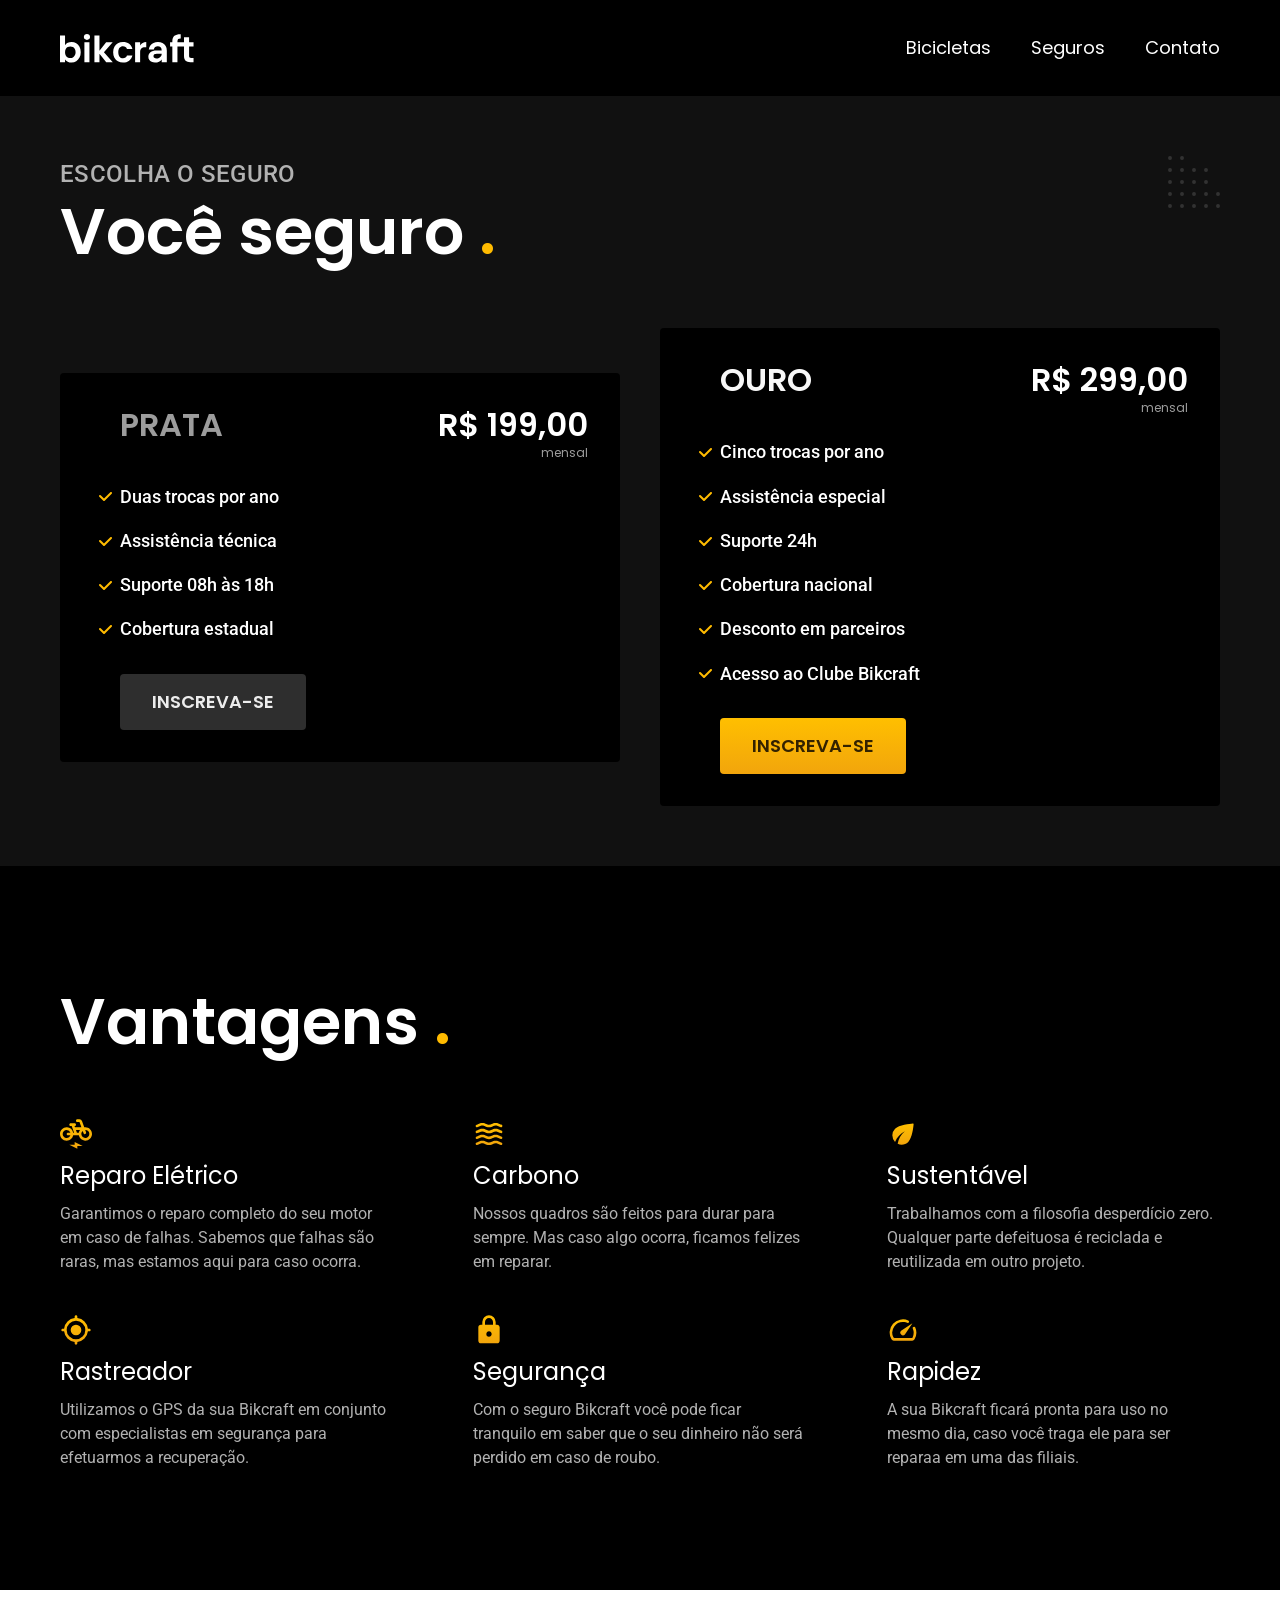
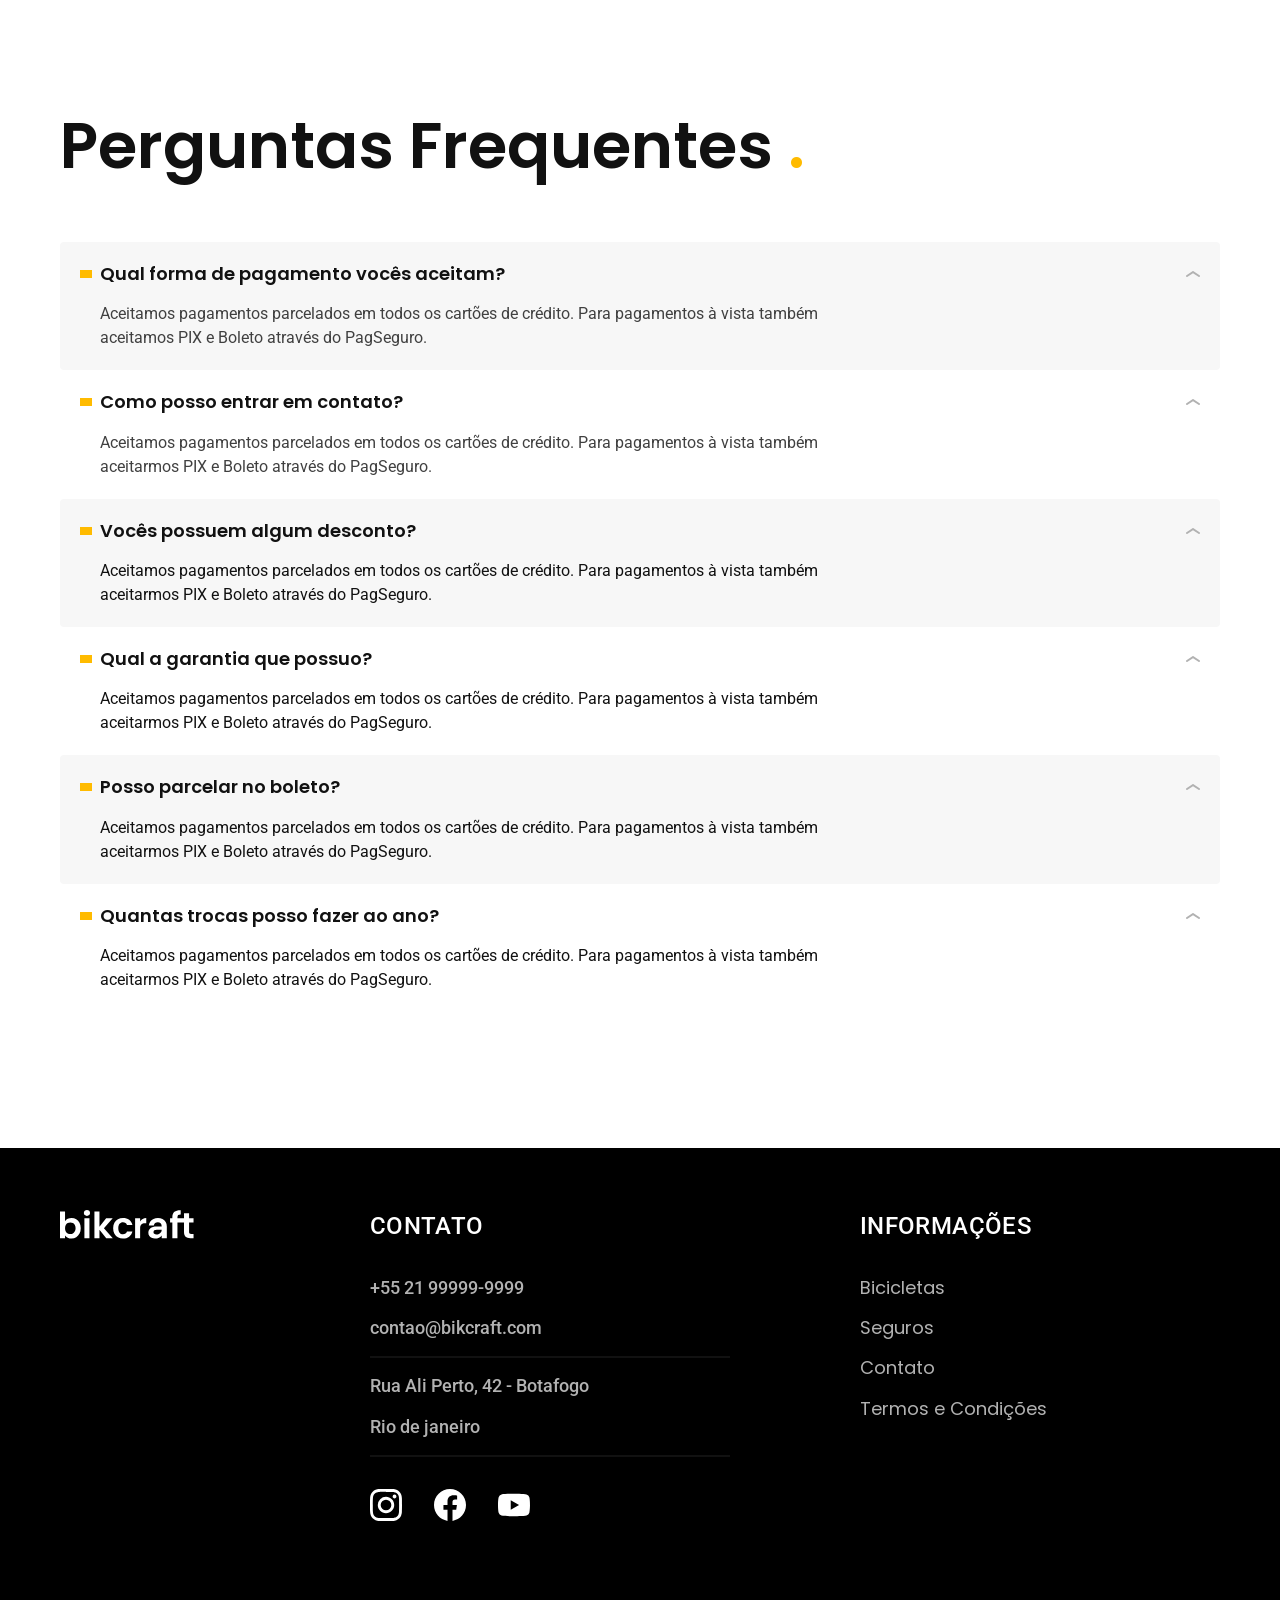
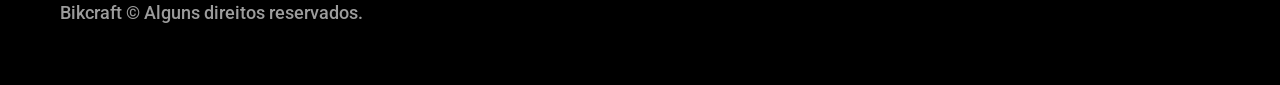
<file: pages/seguros.html>
<!DOCTYPE html>
<html lang="pt-BR">

<head>
    <meta charset="UTF-8">
    <meta name="viewport" content="width=device-width, initial-scale=1.0">
    <meta name="description" content="Termos e condições">
    <title>Seguros | Bikcraft</title>
    <link rel="stylesheet" href="../css/style.css">

    <link rel="preconnect" href="https://fonts.googleapis.com">
    <link rel="preconnect" href="https://fonts.gstatic.com" crossorigin>
    <link
        href="https://fonts.googleapis.com/css2?family=Merriweather:ital,wght@1,900&family=Poppins:wght@400;600&family=Roboto:wght@500&display=swap"
        rel="stylesheet">
</head>

<body id="seguros">

    <header class="header_background">
        <section class="header_container container">
            <div class="logo">
                <a href="../index.html" title="Página principal">
                    <img src="../img/bikcraft.svg" alt="Logo da Bikcraft">
                </a>
            </div>
            <nav aria-label="Navegação Primária">
                <ul class="header_menu font-1-m cor_0">
                    <li>
                        <a href="../pages/bicicletas.html" title="Página sobre bicicletas">Bicicletas</a>
                    </li>
                    <li>
                        <a href="../pages/seguros.html" title="Página sobre seguros">Seguros</a>
                    </li>
                    <li>
                        <a href="../pages/contato.html" title="Página sobre contato">Contato</a>
                    </li>
                </ul>
            </nav>
        </section>
    </header>

    <!-- inicio Página Termos-->

    <main class="seguros_background">

        <div class="titulo_background">
            <div class="titulo container">
                <p class="font-2-l-b cor_5">
                    Escolha o seguro
                </p>
                <h1 class="font-1-xxl cor_0">Você seguro <span class="cor_p1">.</span></h1>
            </div>
        </div>

        <div class="seguros container">

            <div class="seguros_item">
                <h3 class="font-1-xl cor_6">PRATA</h3>
                <span class="font-1-xl cor_0">R$ 199,00 <span class="font-1-xs cor_6">mensal</span></span>

                <ul class="font-2-m cor_0">
                    <li>Duas trocas por ano</li>
                    <li>Assistência técnica</li>
                    <li>Suporte 08h às 18h</li>
                    <li>Cobertura estadual</li>
                </ul>
                <a href="../pages/orcamento.html" class="botao secundario">Inscreva-se</a>
            </div>

            <div class="seguros_item">
                <h3 class="font-1-xl cor_1">OURO</h3>
                <span class="font-1-xl cor_0">R$ 299,00 <span class="font-1-xs cor_6">mensal</span></span>

                <ul class="font-2-m cor_0">
                    <li>Cinco trocas por ano</li>
                    <li>Assistência especial</li>
                    <li>Suporte 24h</li>
                    <li>Cobertura nacional</li>
                    <li>Desconto em parceiros</li>
                    <li>Acesso ao Clube Bikcraft</li>
                </ul>
                <a href="../pages/orcamento.html" class="botao">Inscreva-se</a>
            </div>

        </div>

    </main>

    <article class="vantagens_background">

        <div class="vantagens container">
            <h2 class="font-1-xxl cor_0">Vantagens
                <span class="cor_p1">.</span>
            </h2>
            <ul>
                <li>
                    <img src="../img/icones/eletrica.svg" alt="">
                    <h3 class="font-1-l cor_0">Reparo Elétrico</h3>
                    <p class="font-2-s cor_5">
                        Garantimos o reparo completo do seu motor em caso de falhas. Sabemos que falhas são raras, mas
                        estamos aqui para caso ocorra.
                    </p>
                </li>

                <li>
                    <img src="../img/icones/carbono.svg" alt="">
                    <h3 class="font-1-l cor_0">Carbono</h3>
                    <p class="font-2-s cor_5">
                        Nossos quadros são feitos para durar para sempre. Mas caso algo ocorra, ficamos felizes em
                        reparar.
                    </p>
                </li>

                <li>
                    <img src="../img/icones/sustentavel.svg" alt="">
                    <h3 class="font-1-l cor_0">Sustentável</h3>
                    <p class="font-2-s cor_5">
                        Trabalhamos com a filosofia desperdício zero. Qualquer parte defeituosa é reciclada e
                        reutilizada em outro projeto.
                    </p>
                </li>

                <li>
                    <img src="../img/icones/rastreador.svg" alt="">
                    <h3 class="font-1-l cor_0">Rastreador</h3>
                    <p class="font-2-s cor_5">
                        Utilizamos o GPS da sua Bikcraft em conjunto com especialistas em segurança para efetuarmos a
                        recuperação.
                    </p>
                </li>

                <li>
                    <img src="../img/icones/seguro.svg" alt="">
                    <h3 class="font-1-l cor_0">Segurança</h3>
                    <p class="font-2-s cor_5">
                        Com o seguro Bikcraft você pode ficar tranquilo em saber que o seu dinheiro não será perdido em
                        caso de roubo.
                    </p>
                </li>

                <li>
                    <img src="../img/icones/velocidade.svg" alt="">
                    <h3 class="font-1-l cor_0">Rapidez</h3>
                    <p class="font-2-s cor_5">
                        A sua Bikcraft ficará pronta para uso no mesmo dia, caso você traga ele para ser reparaa em uma
                        das filiais.
                    </p>
                </li>


            </ul>
        </div>

    </article>

    <article class="perguntas container">

        <h2 class="font-1-xxl">Perguntas Frequentes
            <span class="cor_p1">.</span>
        </h2>
        <dl>
            <div>
                <dt class="font-1-m-b">Qual forma de pagamento vocês aceitam?</dt>
                <dd class="font-2-s cor_9">Aceitamos pagamentos parcelados em todos os cartões de crédito. Para pagamentos à
                    vista também aceitamos PIX e Boleto através do PagSeguro.</dd>
            </div>

            <div>
                <dt class="font-1-m-b">Como posso entrar em contato?</dt>
                <dd class="font-2-s cor_9">Aceitamos pagamentos parcelados em todos os cartões de crédito. Para pagamentos à
                    vista também aceitarmos PIX e Boleto através do PagSeguro.</dd>
            </div>

            <div>
                <dt class="font-1-m-b">Vocês possuem algum desconto?</dt>
                <dd class="font-2-s cor-9">Aceitamos pagamentos parcelados em todos os cartões de crédito. Para pagamentos à
                    vista também aceitarmos PIX e Boleto através do PagSeguro.</dd>
            </div>

            <div>
                <dt class="font-1-m-b">Qual a garantia que possuo?</dt>
                <dd class="font-2-s cor-9">Aceitamos pagamentos parcelados em todos os cartões de crédito. Para pagamentos à
                    vista também aceitarmos PIX e Boleto através do PagSeguro.</dd>
            </div>

            <div>
                <dt class="font-1-m-b">Posso parcelar no boleto?</dt>
                <dd class="font-2-s cor-9">Aceitamos pagamentos parcelados em todos os cartões de crédito. Para pagamentos à
                    vista também aceitarmos PIX e Boleto através do PagSeguro.</dd>
            </div>

            <div>
                <dt class="font-1-m-b">Quantas trocas posso fazer ao ano?</dt>
                <dd class="font-2-s cor-9">Aceitamos pagamentos parcelados em todos os cartões de crédito. Para pagamentos à
                    vista também aceitarmos PIX e Boleto através do PagSeguro.</dd>
            </div>
        </dl>

    </article>

    <!-- Fim Página Termos-->

    <footer class="footer_background">

        <div class="footer container">
            <img src="../img/bikcraft.svg" alt="Bikcraft">
            <div class="footer_contato">
                <h3 class="font-2-l-b cor_0">Contato</h3>
                <ul class="font-2-m cor_5">
                    <li>
                        <a href="tel:+5521999999999">+55 21 99999-9999</a>
                    </li>
                    <li>
                        <a href="mailto:contao@bikcraft.com">contao@bikcraft.com</a>
                    </li>
                    <li>Rua Ali Perto, 42 - Botafogo</li>
                    <li>Rio de janeiro</li>
                </ul>
                <div class="footer_redes">
                    <a href="#">
                        <img src="../img/redes/instagram.svg" alt="instagram">
                    </a>
                    <a href="#">
                        <img src="../img/redes/facebook.svg" alt="facebook">
                    </a>
                    <a href="#">
                        <img src="../img/redes/youtube.svg" alt="youtube">
                    </a>
                </div>
            </div>
            <div class="footer_informaçoes">
                <h3 class="font-2-l-b cor_0">Informações</h3>
                <nav>
                    <ul class="font-1-m cor_5">
                        <li>
                            <a href="../pages/bicicletas.html" title="Página sobre bicicletas">Bicicletas</a>
                        </li>
                        <li>
                            <a href="../pages/seguros.html" title="Página sobre seguros">Seguros</a>
                        </li>
                        <li>
                            <a href="../pages/contato.html" title="Página sobre contato">Contato</a>
                        </li>
                        <li>
                            <a href="../pages/termos.html" title="Página sobre contato">Termos e Condições</a>
                        </li>
                    </ul>
                </nav>
            </div>
            <p class="footer_copy font-2-m cor_6">
                Bikcraft © Alguns direitos reservados.
            </p>
        </div>

    </footer>

</body>

</html>
</file>
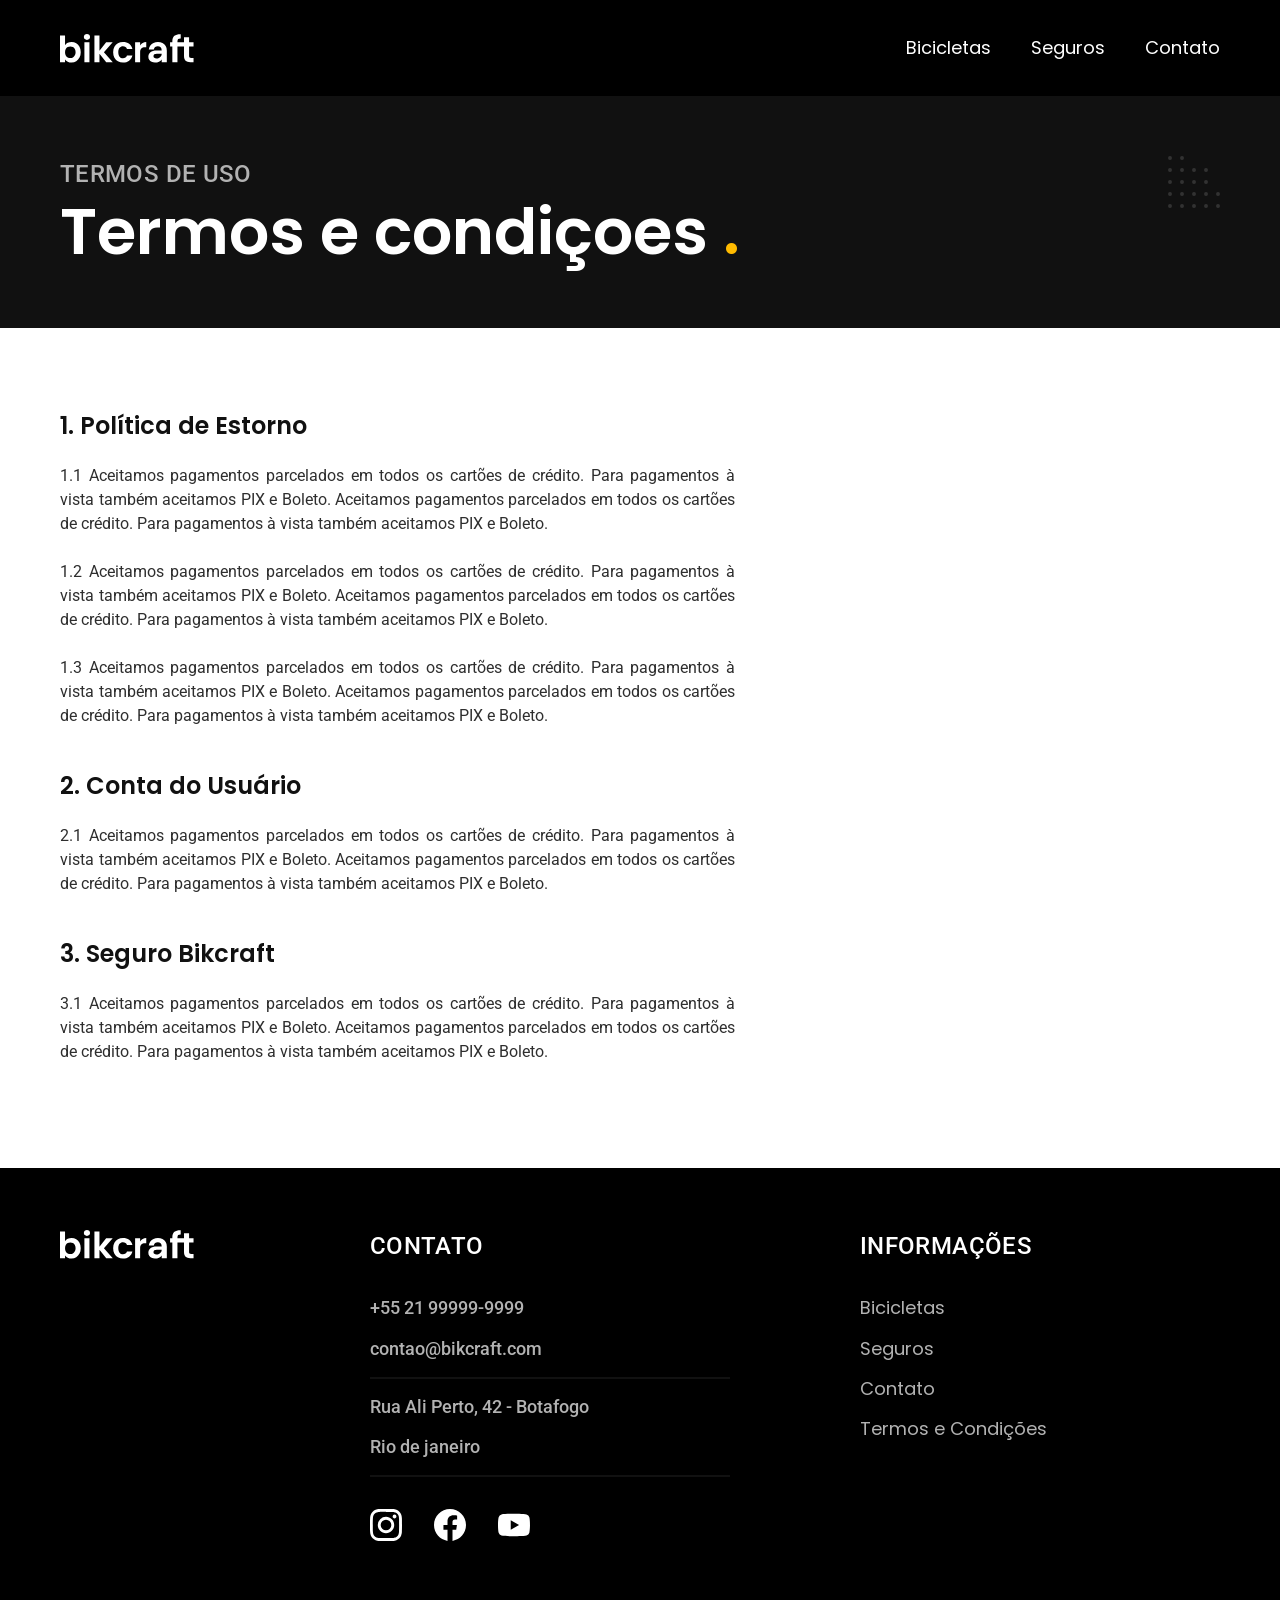
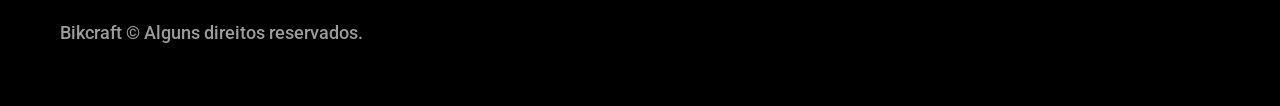
<file: pages/termos.html>
<!DOCTYPE html>
<html lang="pt-BR">

    <head>
        <meta charset="UTF-8">
        <meta name="viewport" content="width=device-width, initial-scale=1.0">
        <meta name="description" content="Termos e condições">
        <title>Termos e Condições | Bikcraft</title>
        <link rel="stylesheet" href="../css/style.css">

        <link rel="preconnect" href="https://fonts.googleapis.com">
        <link rel="preconnect" href="https://fonts.gstatic.com" crossorigin>
        <link href="https://fonts.googleapis.com/css2?family=Merriweather:ital,wght@1,900&family=Poppins:wght@400;600&family=Roboto:wght@500&display=swap" rel="stylesheet">
    </head>

    <body id="termos">

        <header class="header_background">
            <section class="header_container container">
                <div class="logo">
                    <a href="../index.html" title="Página principal">
                        <img src="../img/bikcraft.svg" alt="Logo da Bikcraft">
                    </a>
                </div>
                <nav aria-label="Navegação Primária">
                    <ul class="header_menu font-1-m cor_0">
                        <li>
                            <a href="../pages/bicicletas.html" title="Página sobre bicicletas">Bicicletas</a>
                        </li>
                        <li>
                            <a href="../pages/seguros.html" title="Página sobre seguros">Seguros</a>
                        </li>
                        <li>
                            <a href="../pages/contato.html" title="Página sobre contato">Contato</a>
                        </li>
                    </ul>
                </nav>
            </section>
        </header>

        <!-- inicio Página Termos-->

        <main>

            <div class="titulo_background">
                <div class="titulo container">
                    <p class="font-2-l-b cor_5">
                        Termos de uso
                    </p>
                    <h1 class="font-1-xxl cor_0">Termos e condiçoes <span class="cor_p1">.</span></h1>
                </div>
            </div>

            <div class="termos font-2-s cor_10 container">
                <h2 class="font-1-l cor_11">1. Política de Estorno</h2>
                <p>
                    1.1 Aceitamos pagamentos parcelados em todos os cartões de crédito. Para pagamentos à vista também aceitamos PIX e Boleto. Aceitamos pagamentos parcelados em todos os cartões de crédito. Para pagamentos à vista também aceitamos PIX e Boleto.
                </p>
                <p>
                    1.2 Aceitamos pagamentos parcelados em todos os cartões de crédito. Para pagamentos à vista também aceitamos PIX e Boleto. Aceitamos pagamentos parcelados em todos os cartões de crédito. Para pagamentos à vista também aceitamos PIX e Boleto.
                </p>
                <p>
                    1.3 Aceitamos pagamentos parcelados em todos os cartões de crédito. Para pagamentos à vista também aceitamos PIX e Boleto. Aceitamos pagamentos parcelados em todos os cartões de crédito. Para pagamentos à vista também aceitamos PIX e Boleto.
                </p>
                <h2 class="font-1-l cor_11">2. Conta do Usuário</h2>
                <p>
                    2.1 Aceitamos pagamentos parcelados em todos os cartões de crédito. Para pagamentos à vista também aceitamos PIX e Boleto. Aceitamos pagamentos parcelados em todos os cartões de crédito. Para pagamentos à vista também aceitamos PIX e Boleto.
                </p>
                <h2 class="font-1-l cor_11">3. Seguro Bikcraft</h2>
                <p>
                    3.1 Aceitamos pagamentos parcelados em todos os cartões de crédito. Para pagamentos à vista também aceitamos PIX e Boleto. Aceitamos pagamentos parcelados em todos os cartões de crédito. Para pagamentos à vista também aceitamos PIX e Boleto.
                </p>
            </div>

        </main>

        <!-- Fim Página Termos-->

        <footer class="footer_background">

            <div class="footer container">
                <img src="../img/bikcraft.svg" alt="Bikcraft">
                <div class="footer_contato">
                    <h3 class="font-2-l-b cor_0">Contato</h3>
                    <ul class="font-2-m cor_5">
                        <li>
                            <a href="tel:+5521999999999">+55 21 99999-9999</a>
                        </li>
                        <li>
                            <a href="mailto:contao@bikcraft.com">contao@bikcraft.com</a>
                        </li>
                        <li>Rua Ali Perto, 42 - Botafogo</li>
                        <li>Rio de janeiro</li>
                    </ul>
                    <div class="footer_redes">
                        <a href="#">
                            <img src="../img/redes/instagram.svg" alt="instagram">
                        </a>
                        <a href="#">
                            <img src="../img/redes/facebook.svg" alt="facebook">
                        </a>
                        <a href="#">
                            <img src="../img/redes/youtube.svg" alt="youtube">
                        </a>
                    </div>
                </div>
                <div class="footer_informaçoes">
                    <h3 class="font-2-l-b cor_0">Informações</h3>
                    <nav>
                        <ul class="font-1-m cor_5">
                            <li>
                                <a href="../pages/bicicletas.html" title="Página sobre bicicletas">Bicicletas</a>
                            </li>
                            <li>
                                <a href="../pages/seguros.html" title="Página sobre seguros">Seguros</a>
                            </li>
                            <li>
                                <a href="../pages/contato.html" title="Página sobre contato">Contato</a>
                            </li>
                            <li>
                                <a href="../pages/termos.html" title="Página sobre contato">Termos e Condições</a>
                            </li>
                        </ul>
                    </nav>
                </div>
                <p class="footer_copy font-2-m cor_6">
                    Bikcraft © Alguns direitos reservados.
                </p>
            </div>

        </footer>
  
    </body>
</html>
</file>
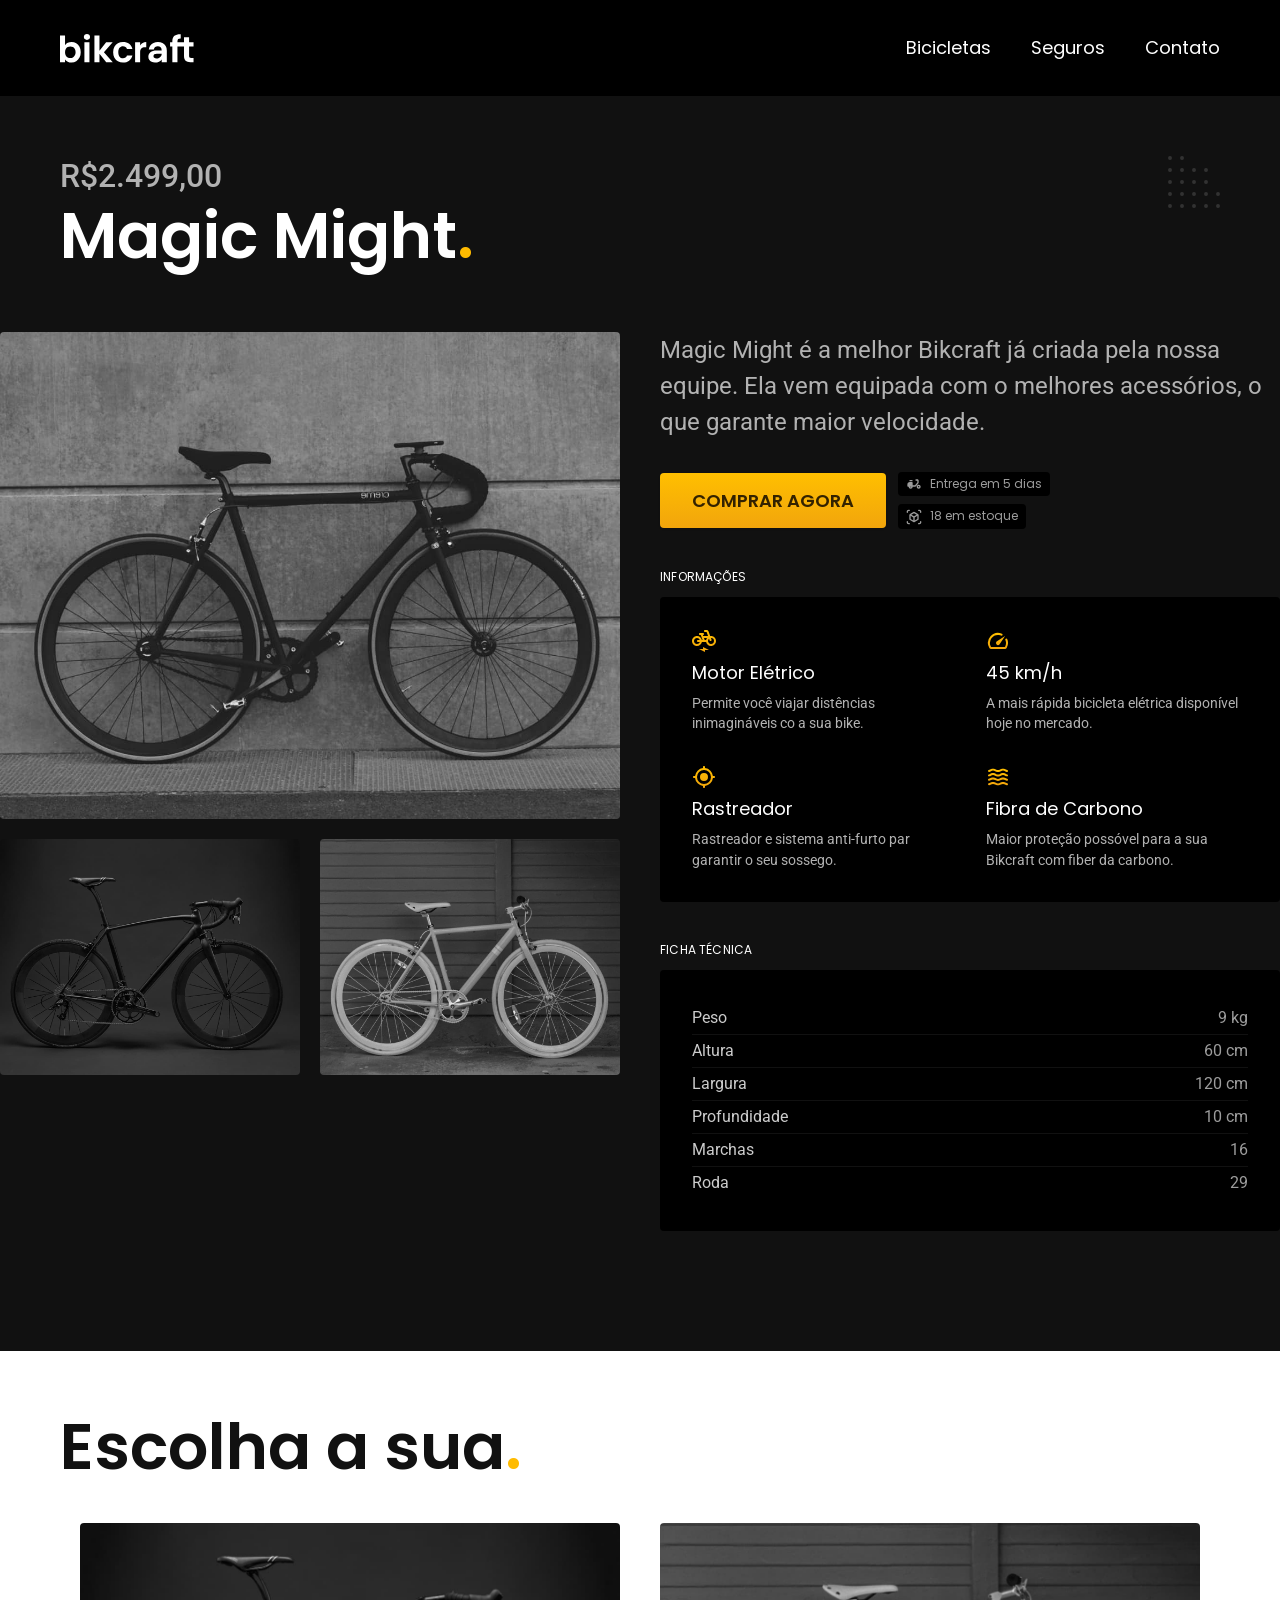
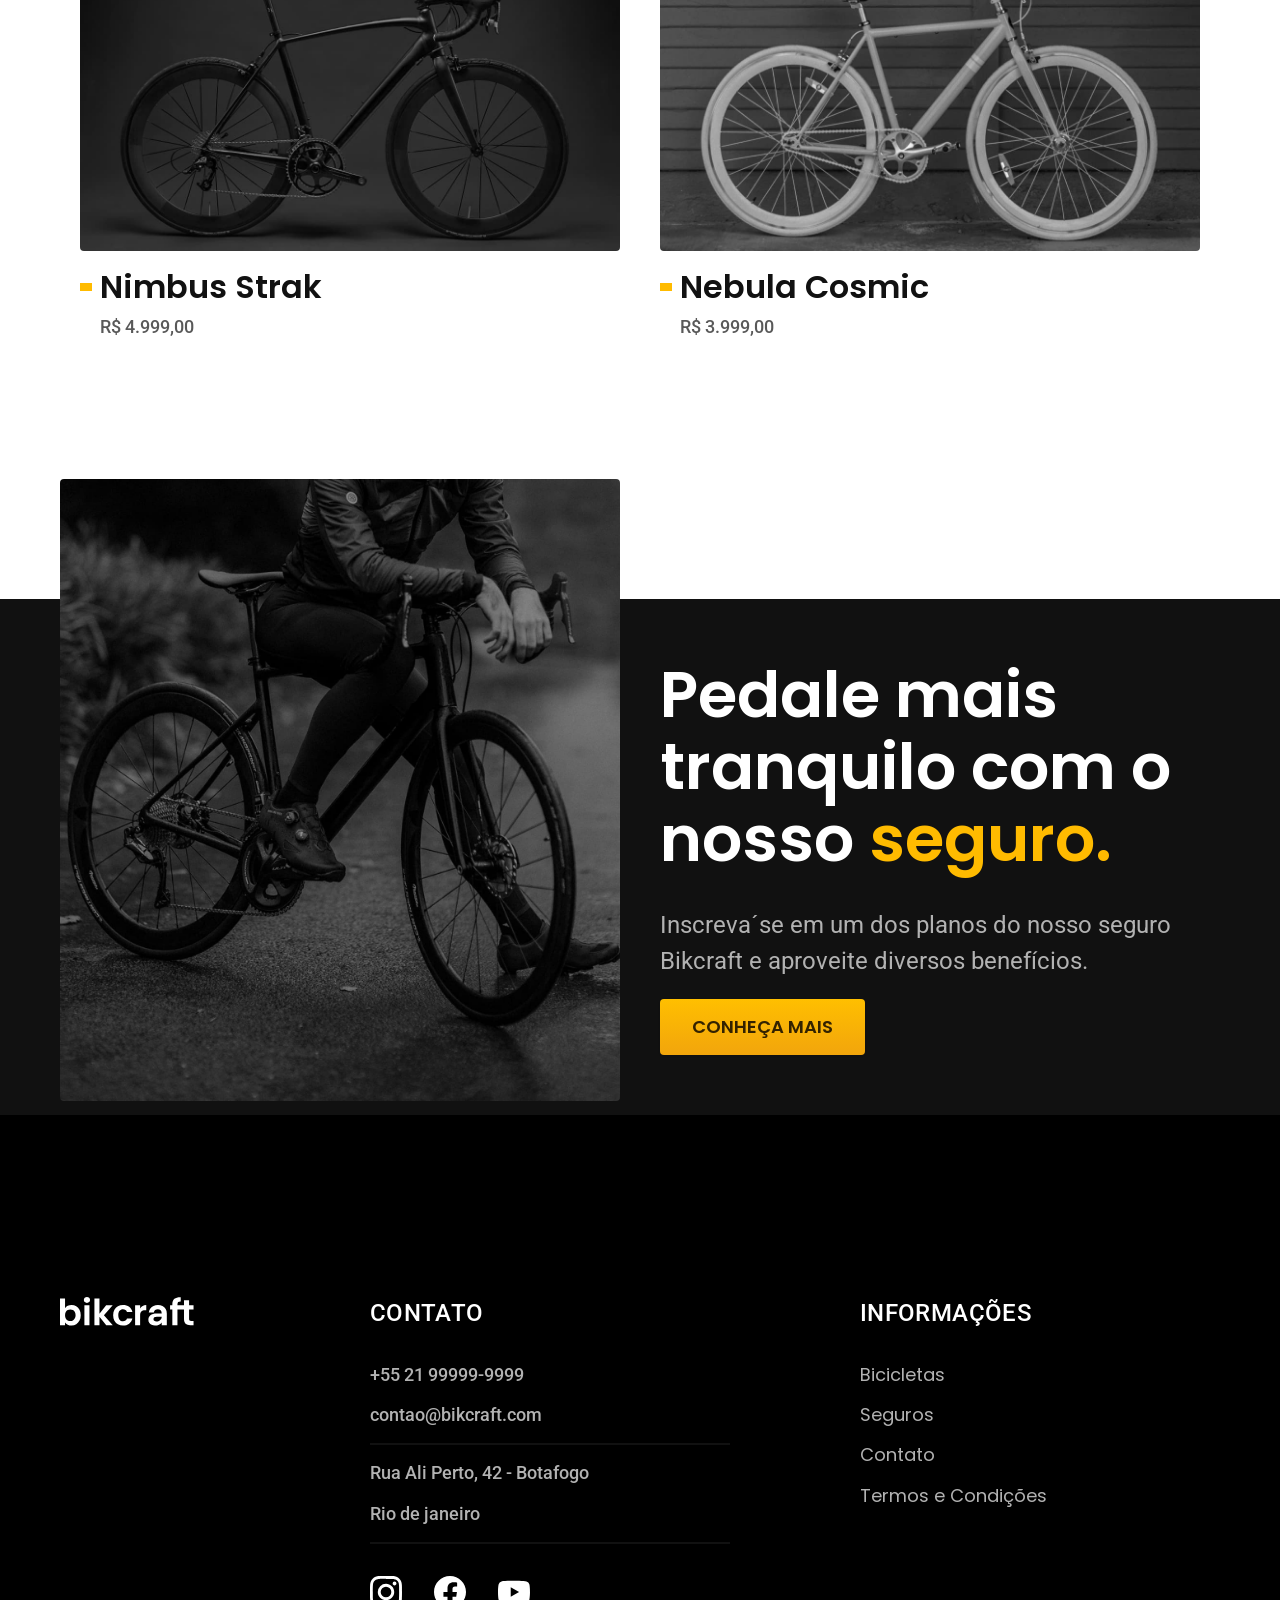
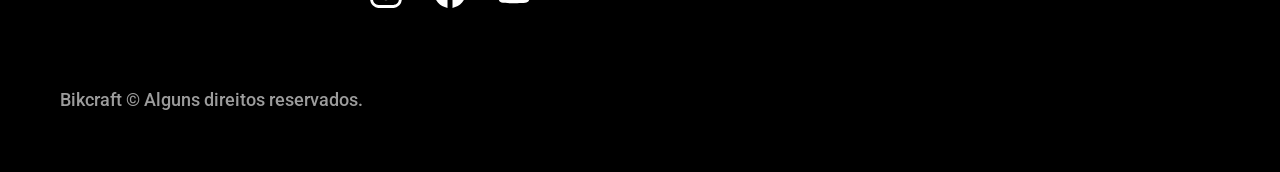
<file: pages/bicicletas/magic.html>
<!DOCTYPE html>
<html lang="pt-BR">

    <head>
        <meta charset="UTF-8">
        <meta name="viewport" content="width=device-width, initial-scale=1.0">
        <meta name="description" content="Termos e condições">
        <title>Magic Might | Bikcraft</title>
        <link rel="stylesheet" href="../../css/style.css">

        <link rel="preconnect" href="https://fonts.googleapis.com">
        <link rel="preconnect" href="https://fonts.gstatic.com" crossorigin>
        <link href="https://fonts.googleapis.com/css2?family=Merriweather:ital,wght@1,900&family=Poppins:wght@400;600&family=Roboto:wght@500&display=swap" rel="stylesheet">
    </head>

    <body id="nimbus">

        <header class="header_background">
            <section class="header_container container">
                <div class="logo">
                    <a href="../../index.html" title="Página principal">
                        <img src="../../img/bikcraft.svg" alt="Logo da Bikcraft">
                    </a>
                </div>
                <nav aria-label="Navegação Primária">
                    <ul class="header_menu font-1-m cor_0">
                        <li>
                            <a href="../../pages/bicicletas.html" title="Página sobre bicicletas">Bicicletas</a>
                        </li>
                        <li>
                            <a href="../../pages/seguros.html" title="Página sobre seguros">Seguros</a>
                        </li>
                        <li>
                            <a href="../../pages/contato.html" title="Página sobre contato">Contato</a>
                        </li>
                    </ul>
                </nav>
            </section>
        </header>

        <!-- inicio Página Nimbus-->

        <main class="titulo_background">

            <div>
                <div class="titulo container">
                    <p class="font-2-xl cor_5">
                        R$2.499,00
                    </p>
                    <h1 class="font-1-xxl cor_0">Magic Might<span class="cor_p1">.</span></h1>
                </div>
            </div>

            <div class="bicicleta" container>
                <div class="bicicleta_imagens">
                    <img src="../../img/bicicleta/nimbus2.jpg" alt="">
                    <img src="../../img/bicicleta/nimbus1.jpg" alt="">
                    <img src="../../img/bicicleta/nimbus3.jpg" alt="">
                </div>

                <div class="bicicleta_conteudo">
                    <p class="font-2-l cor_5">
                        Magic Might é a melhor Bikcraft já criada pela nossa equipe.  Ela vem equipada com o melhores acessórios, o que garante maior velocidade.
                    </p>
                    <div class="bicicleta_comprar">
                        <a href="../orcamento.html" class="botao">Comprar agora</a>
                        <span class="font-1-xs cor_6"> 
                            <img src="../../img/icones/entrega.svg" alt="">
                            Entrega em 5 dias
                        </span>
                        <span class="font-1-xs cor_6"> 
                            <img src="../../img/icones/estoque.svg" alt="">
                            18 em estoque
                        </span>
                    </div>
                
                    <h2 class="font-1-xs cor_0">Informações</h2>

                    <ul class="bicicleta_informacoes">
                        <li>
                            <img src="../../img/icones/eletrica.svg" alt="">
                            <h3 class="font-1-m cor_0">Motor Elétrico</h3>
                            <p class="font-2-xs cor_5">
                                Permite você viajar distências inimagináveis co a sua bike.
                            </p>
                        </li>

                        <li>
                            <img src="../../img/icones/velocidade.svg" alt="">
                            <h3 class="font-1-m cor_0">45 km/h</h3>
                            <p class="font-2-xs cor_5">
                                A mais rápida bicicleta elétrica disponível hoje no mercado.
                            </p>
                        </li>

                        <li>
                            <img src="../../img/icones/rastreador.svg" alt="">
                            <h3 class="font-1-m cor_0">Rastreador</h3>
                            <p class="font-2-xs cor_5">
                                Rastreador e sistema anti-furto par garantir o seu sossego.
                            </p>
                        </li>

                        <li>
                            <img src="../../img/icones/carbono.svg" alt="">
                            <h3 class="font-1-m cor_0">Fibra de Carbono</h3>
                            <p class="font-2-xs cor_5">
                                Maior proteção possóvel para a sua Bikcraft com fiber da carbono.
                            </p>
                        </li>
                    </ul>

                    <h2 class="font-1-xs cor_0">Ficha Técnica</h2>
                    
                    <ul class="bicicleta_ficha font-2-s cor_4">
                        <li>Peso <span>9 kg</span></li>
                        <li>Altura <span>60 cm</span></li>
                        <li>Largura <span>120 cm</span></li>
                        <li>Profundidade <span>10 cm</span></li>
                        <li>Marchas <span>16</span></li>
                        <li>Roda <span>29</span></li>
                    </ul>
                </div>

            </div>

        </main>

        <article class="bicicletas_lista container">
            <h2 class="font-1-xxl">Escolha a sua<span class="cor_p1">.</span></h2>
            <ul>
                <li>
                    <a href="../../pages/bicicletas/nimbus.html">
                        <img src="../../img/bicicletas/nimbus.jpg" alt="Bicicleta preta">
                        <h3 class="font-1-xl">Nimbus Strak</h3>
                        <span class="font-2-m cor_8">R$ 4.999,00</span>
                    </a>
                </li>

                <li>
                    <a href="../../pages/bicicletas/nebula.html">
                        <img src="../../img/bicicletas/nebula.jpg" alt="Bicicleta preta">
                        <h3 class="font-1-xl">Nebula Cosmic</h3>
                        <span class="font-2-m cor_8">R$ 3.999,00</span>
                    </a>
                </li>
            </ul>
        </article>

        <article class="seguro_background">

            <div class="seguro container">
                <div class="seguro_imagem">
                    <img src="../../img/fotos/seguros.jpg" alt="Pessoa parada em cima de uma bicicleta">
                </div>

                <div class="seguro_conteudo">
                    <h2 class="font-1-xxl cor_0">Pedale mais tranquilo com o nosso <span class="cor_p1">seguro.</span></h2>
                    <p class="font-2-l cor_5">
                        Inscreva´se em um dos planos do nosso seguro Bikcraft e aproveite diversos benefícios.
                    </p>
                    <a href="../seguros.html" class="botao">Conheça Mais</a>
                </div>
            </div>

        </article>

        <!-- Fim Página Nimbus-->

        <footer class="footer_background">

            <div class="footer container">
                <img src="../../img/bikcraft.svg" alt="Bikcraft">
                <div class="footer_contato">
                    <h3 class="font-2-l-b cor_0">Contato</h3>
                    <ul class="font-2-m cor_5">
                        <li>
                            <a href="tel:+5521999999999">+55 21 99999-9999</a>
                        </li>
                        <li>
                            <a href="mailto:contao@bikcraft.com">contao@bikcraft.com</a>
                        </li>
                        <li>Rua Ali Perto, 42 - Botafogo</li>
                        <li>Rio de janeiro</li>
                    </ul>
                    <div class="footer_redes">
                        <a href="#">
                            <img src="../../img/redes/instagram.svg" alt="instagram">
                        </a>
                        <a href="#">
                            <img src="../../img/redes/facebook.svg" alt="facebook">
                        </a>
                        <a href="#">
                            <img src="../../img/redes/youtube.svg" alt="youtube">
                        </a>
                    </div>
                </div>
                <div class="footer_informaçoes">
                    <h3 class="font-2-l-b cor_0">Informações</h3>
                    <nav>
                        <ul class="font-1-m cor_5">
                            <li>
                                <a href="../../pages/bicicletas.html" title="Página sobre bicicletas">Bicicletas</a>
                            </li>
                            <li>
                                <a href="../../pages/seguros.html" title="Página sobre seguros">Seguros</a>
                            </li>
                            <li>
                                <a href="../../pages/contato.html" title="Página sobre contato">Contato</a>
                            </li>
                            <li>
                                <a href="../../pages/termos.html" title="Página sobre contato">Termos e Condições</a>
                            </li>
                        </ul>
                    </nav>
                </div>
                <p class="footer_copy font-2-m cor_6">
                    Bikcraft © Alguns direitos reservados.
                </p>
            </div>

        </footer>
  
    </body>
</html>
</file>
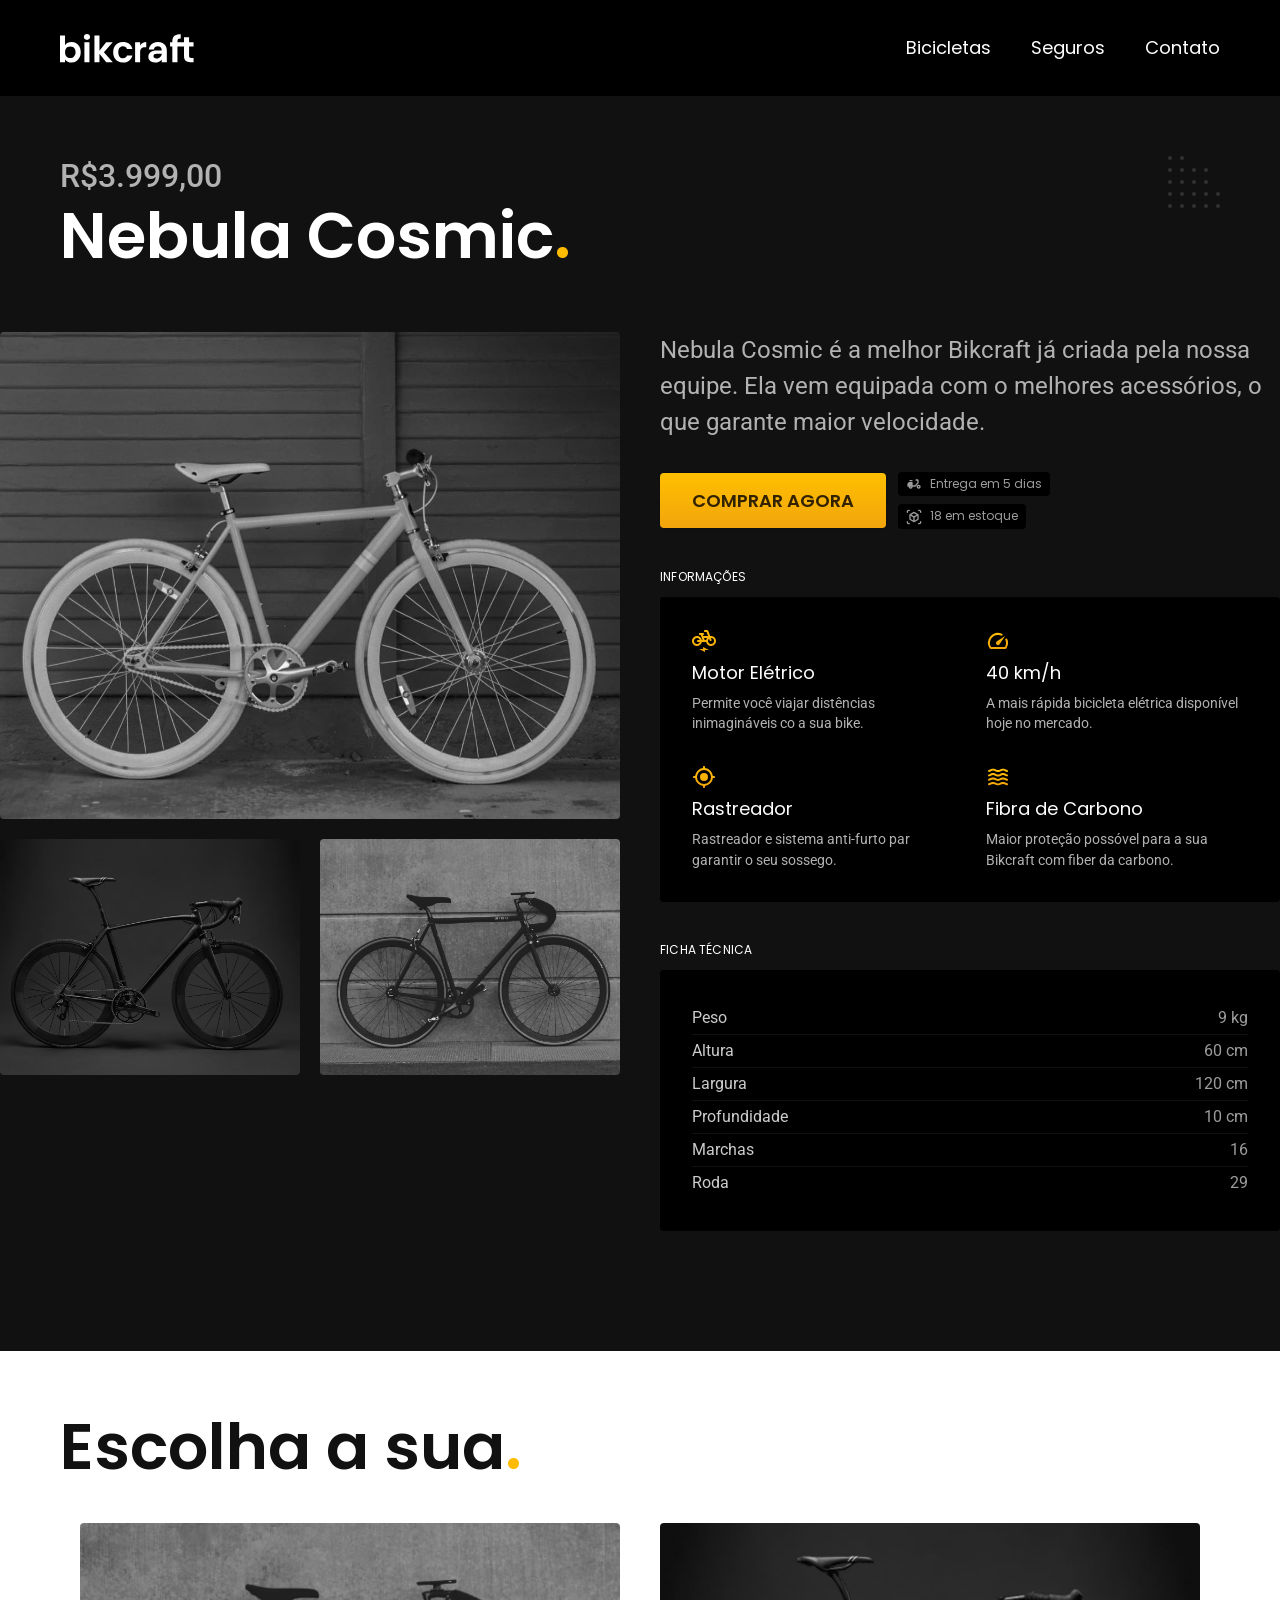
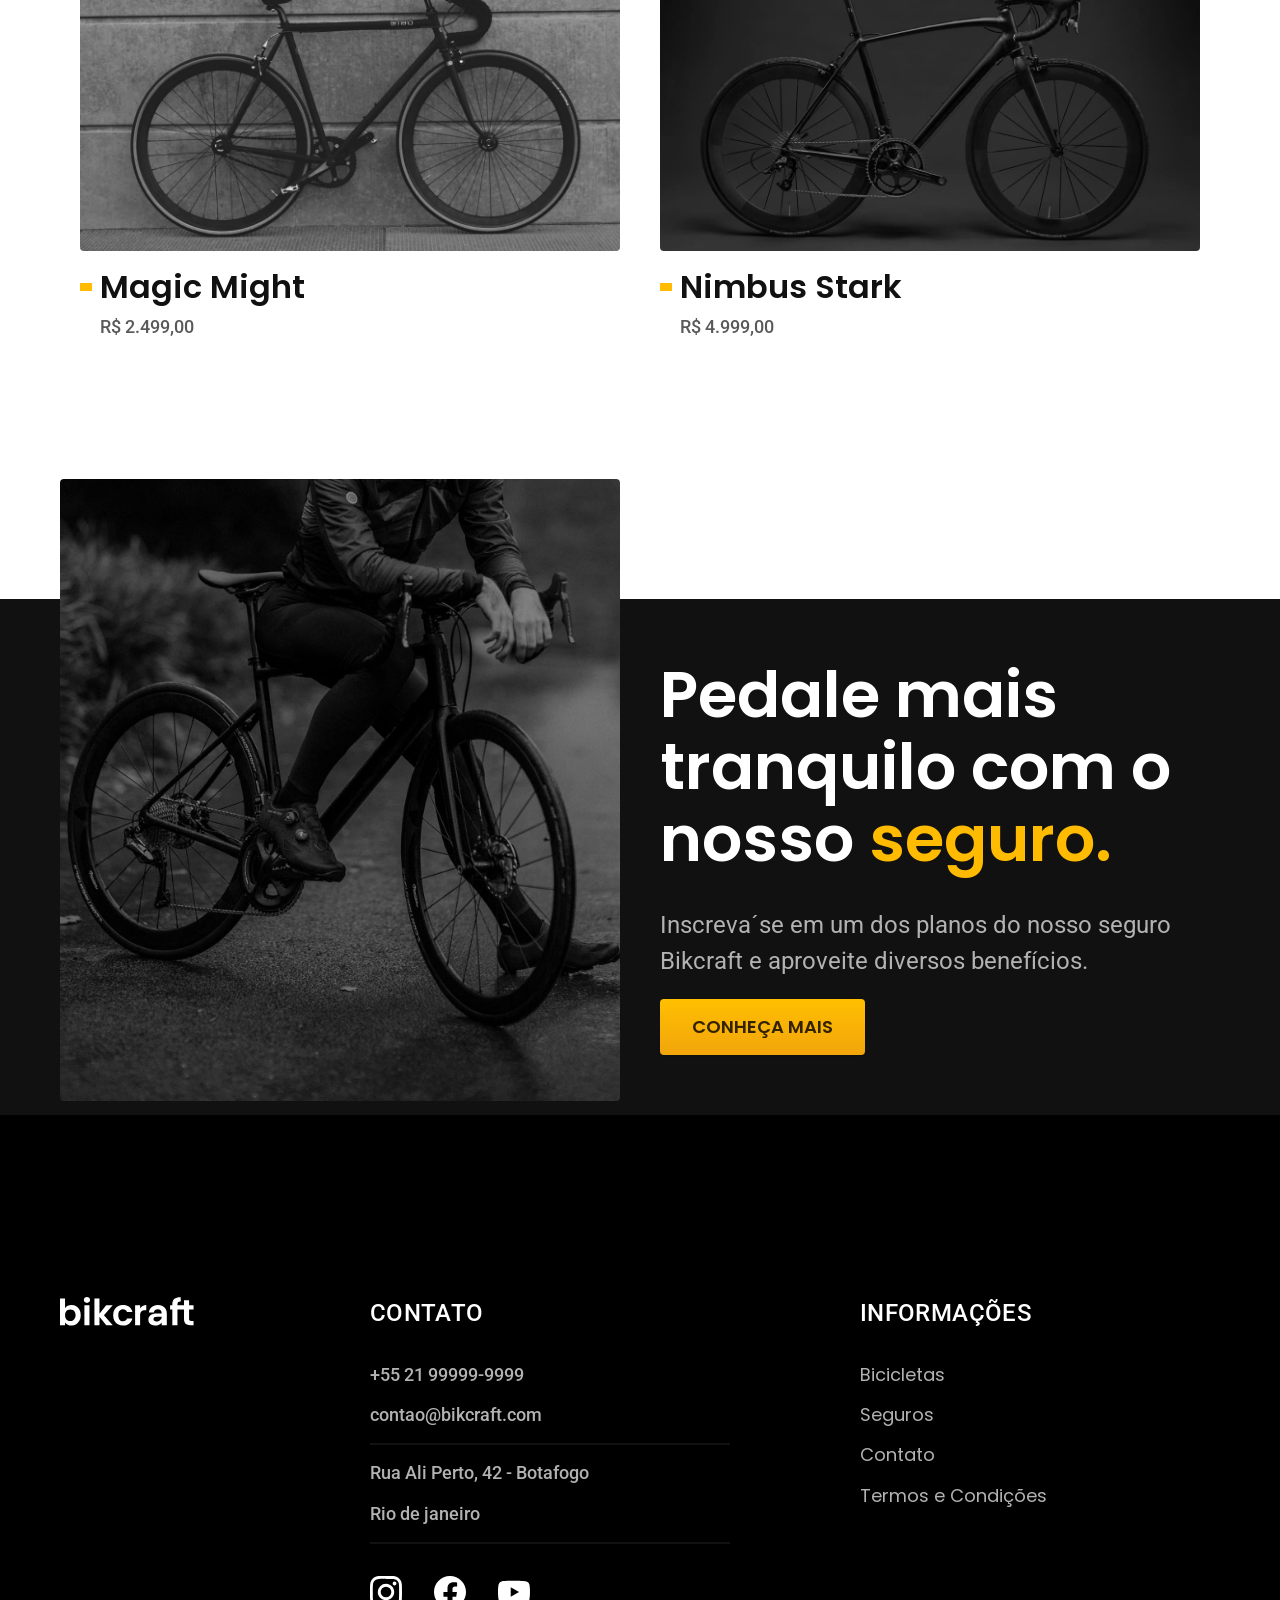
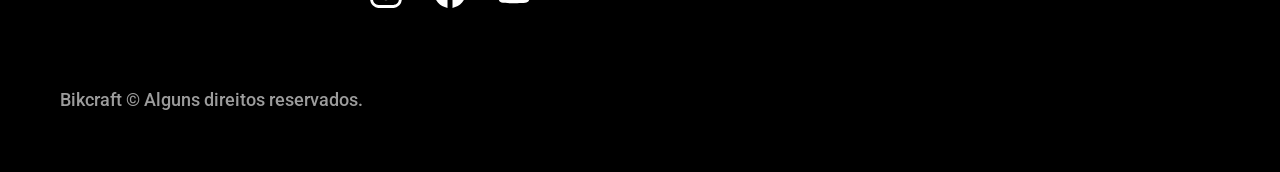
<file: pages/bicicletas/nebula.html>
<!DOCTYPE html>
<html lang="pt-BR">

    <head>
        <meta charset="UTF-8">
        <meta name="viewport" content="width=device-width, initial-scale=1.0">
        <meta name="description" content="Termos e condições">
        <title>Nebula Cosmic | Bikcraft</title>
        <link rel="stylesheet" href="../../css/style.css">

        <link rel="preconnect" href="https://fonts.googleapis.com">
        <link rel="preconnect" href="https://fonts.gstatic.com" crossorigin>
        <link href="https://fonts.googleapis.com/css2?family=Merriweather:ital,wght@1,900&family=Poppins:wght@400;600&family=Roboto:wght@500&display=swap" rel="stylesheet">
    </head>

    <body id="nimbus">

        <header class="header_background">
            <section class="header_container container">
                <div class="logo">
                    <a href="../../index.html" title="Página principal">
                        <img src="../../img/bikcraft.svg" alt="Logo da Bikcraft">
                    </a>
                </div>
                <nav aria-label="Navegação Primária">
                    <ul class="header_menu font-1-m cor_0">
                        <li>
                            <a href="../../pages/bicicletas.html" title="Página sobre bicicletas">Bicicletas</a>
                        </li>
                        <li>
                            <a href="../../pages/seguros.html" title="Página sobre seguros">Seguros</a>
                        </li>
                        <li>
                            <a href="../../pages/contato.html" title="Página sobre contato">Contato</a>
                        </li>
                    </ul>
                </nav>
            </section>
        </header>

        <!-- inicio Página Nimbus-->

        <main class="titulo_background">

            <div>
                <div class="titulo container">
                    <p class="font-2-xl cor_5">
                        R$3.999,00
                    </p>
                    <h1 class="font-1-xxl cor_0">Nebula Cosmic<span class="cor_p1">.</span></h1>
                </div>
            </div>

            <div class="bicicleta" container>
                <div class="bicicleta_imagens">
                    <img src="../../img/bicicleta/nimbus3.jpg" alt="">
                    <img src="../../img/bicicleta/nimbus1.jpg" alt="">
                    <img src="../../img/bicicleta/nimbus2.jpg" alt="">
                </div>

                <div class="bicicleta_conteudo">
                    <p class="font-2-l cor_5">
                        Nebula Cosmic é a melhor Bikcraft já criada pela nossa equipe.  Ela vem equipada com o melhores acessórios, o que garante maior velocidade.
                    </p>
                    <div class="bicicleta_comprar">
                        <a href="../orcamento.html" class="botao">Comprar agora</a>
                        <span class="font-1-xs cor_6"> 
                            <img src="../../img/icones/entrega.svg" alt="">
                            Entrega em 5 dias
                        </span>
                        <span class="font-1-xs cor_6"> 
                            <img src="../../img/icones/estoque.svg" alt="">
                            18 em estoque
                        </span>
                    </div>
                
                    <h2 class="font-1-xs cor_0">Informações</h2>

                    <ul class="bicicleta_informacoes">
                        <li>
                            <img src="../../img/icones/eletrica.svg" alt="">
                            <h3 class="font-1-m cor_0">Motor Elétrico</h3>
                            <p class="font-2-xs cor_5">
                                Permite você viajar distências inimagináveis co a sua bike.
                            </p>
                        </li>

                        <li>
                            <img src="../../img/icones/velocidade.svg" alt="">
                            <h3 class="font-1-m cor_0">40 km/h</h3>
                            <p class="font-2-xs cor_5">
                                A mais rápida bicicleta elétrica disponível hoje no mercado.
                            </p>
                        </li>

                        <li>
                            <img src="../../img/icones/rastreador.svg" alt="">
                            <h3 class="font-1-m cor_0">Rastreador</h3>
                            <p class="font-2-xs cor_5">
                                Rastreador e sistema anti-furto par garantir o seu sossego.
                            </p>
                        </li>

                        <li>
                            <img src="../../img/icones/carbono.svg" alt="">
                            <h3 class="font-1-m cor_0">Fibra de Carbono</h3>
                            <p class="font-2-xs cor_5">
                                Maior proteção possóvel para a sua Bikcraft com fiber da carbono.
                            </p>
                        </li>
                    </ul>

                    <h2 class="font-1-xs cor_0">Ficha Técnica</h2>
                    
                    <ul class="bicicleta_ficha font-2-s cor_4">
                        <li>Peso <span>9 kg</span></li>
                        <li>Altura <span>60 cm</span></li>
                        <li>Largura <span>120 cm</span></li>
                        <li>Profundidade <span>10 cm</span></li>
                        <li>Marchas <span>16</span></li>
                        <li>Roda <span>29</span></li>
                    </ul>
                </div>

            </div>

        </main>

        <article class="bicicletas_lista container">
            <h2 class="font-1-xxl">Escolha a sua<span class="cor_p1">.</span></h2>
            <ul>
                <li>
                    <a href="../../pages/bicicletas/magic.html">
                        <img src="../../img/bicicletas/magic.jpg" alt="Bicicleta preta">
                        <h3 class="font-1-xl">Magic Might</h3>
                        <span class="font-2-m cor_8">R$ 2.499,00</span>
                    </a>
                </li>

                <li>
                    <a href="../../pages/bicicletas/nimbus.html">
                        <img src="../../img/bicicletas/nimbus.jpg" alt="Bicicleta preta">
                        <h3 class="font-1-xl">Nimbus Stark</h3>
                        <span class="font-2-m cor_8">R$ 4.999,00</span>
                    </a>
                </li>
            </ul>
        </article>

        <article class="seguro_background">

            <div class="seguro container">
                <div class="seguro_imagem">
                    <img src="../../img/fotos/seguros.jpg" alt="Pessoa parada em cima de uma bicicleta">
                </div>

                <div class="seguro_conteudo">
                    <h2 class="font-1-xxl cor_0">Pedale mais tranquilo com o nosso <span class="cor_p1">seguro.</span></h2>
                    <p class="font-2-l cor_5">
                        Inscreva´se em um dos planos do nosso seguro Bikcraft e aproveite diversos benefícios.
                    </p>
                    <a href="../seguros.html" class="botao">Conheça Mais</a>
                </div>
            </div>

        </article>

        <!-- Fim Página Nimbus-->

        <footer class="footer_background">

            <div class="footer container">
                <img src="../../img/bikcraft.svg" alt="Bikcraft">
                <div class="footer_contato">
                    <h3 class="font-2-l-b cor_0">Contato</h3>
                    <ul class="font-2-m cor_5">
                        <li>
                            <a href="tel:+5521999999999">+55 21 99999-9999</a>
                        </li>
                        <li>
                            <a href="mailto:contao@bikcraft.com">contao@bikcraft.com</a>
                        </li>
                        <li>Rua Ali Perto, 42 - Botafogo</li>
                        <li>Rio de janeiro</li>
                    </ul>
                    <div class="footer_redes">
                        <a href="#">
                            <img src="../../img/redes/instagram.svg" alt="instagram">
                        </a>
                        <a href="#">
                            <img src="../../img/redes/facebook.svg" alt="facebook">
                        </a>
                        <a href="#">
                            <img src="../../img/redes/youtube.svg" alt="youtube">
                        </a>
                    </div>
                </div>
                <div class="footer_informaçoes">
                    <h3 class="font-2-l-b cor_0">Informações</h3>
                    <nav>
                        <ul class="font-1-m cor_5">
                            <li>
                                <a href="../../pages/bicicletas.html" title="Página sobre bicicletas">Bicicletas</a>
                            </li>
                            <li>
                                <a href="../../pages/seguros.html" title="Página sobre seguros">Seguros</a>
                            </li>
                            <li>
                                <a href="../../pages/contato.html" title="Página sobre contato">Contato</a>
                            </li>
                            <li>
                                <a href="../../pages/termos.html" title="Página sobre contato">Termos e Condições</a>
                            </li>
                        </ul>
                    </nav>
                </div>
                <p class="footer_copy font-2-m cor_6">
                    Bikcraft © Alguns direitos reservados.
                </p>
            </div>

        </footer>
  
    </body>
</html>
</file>
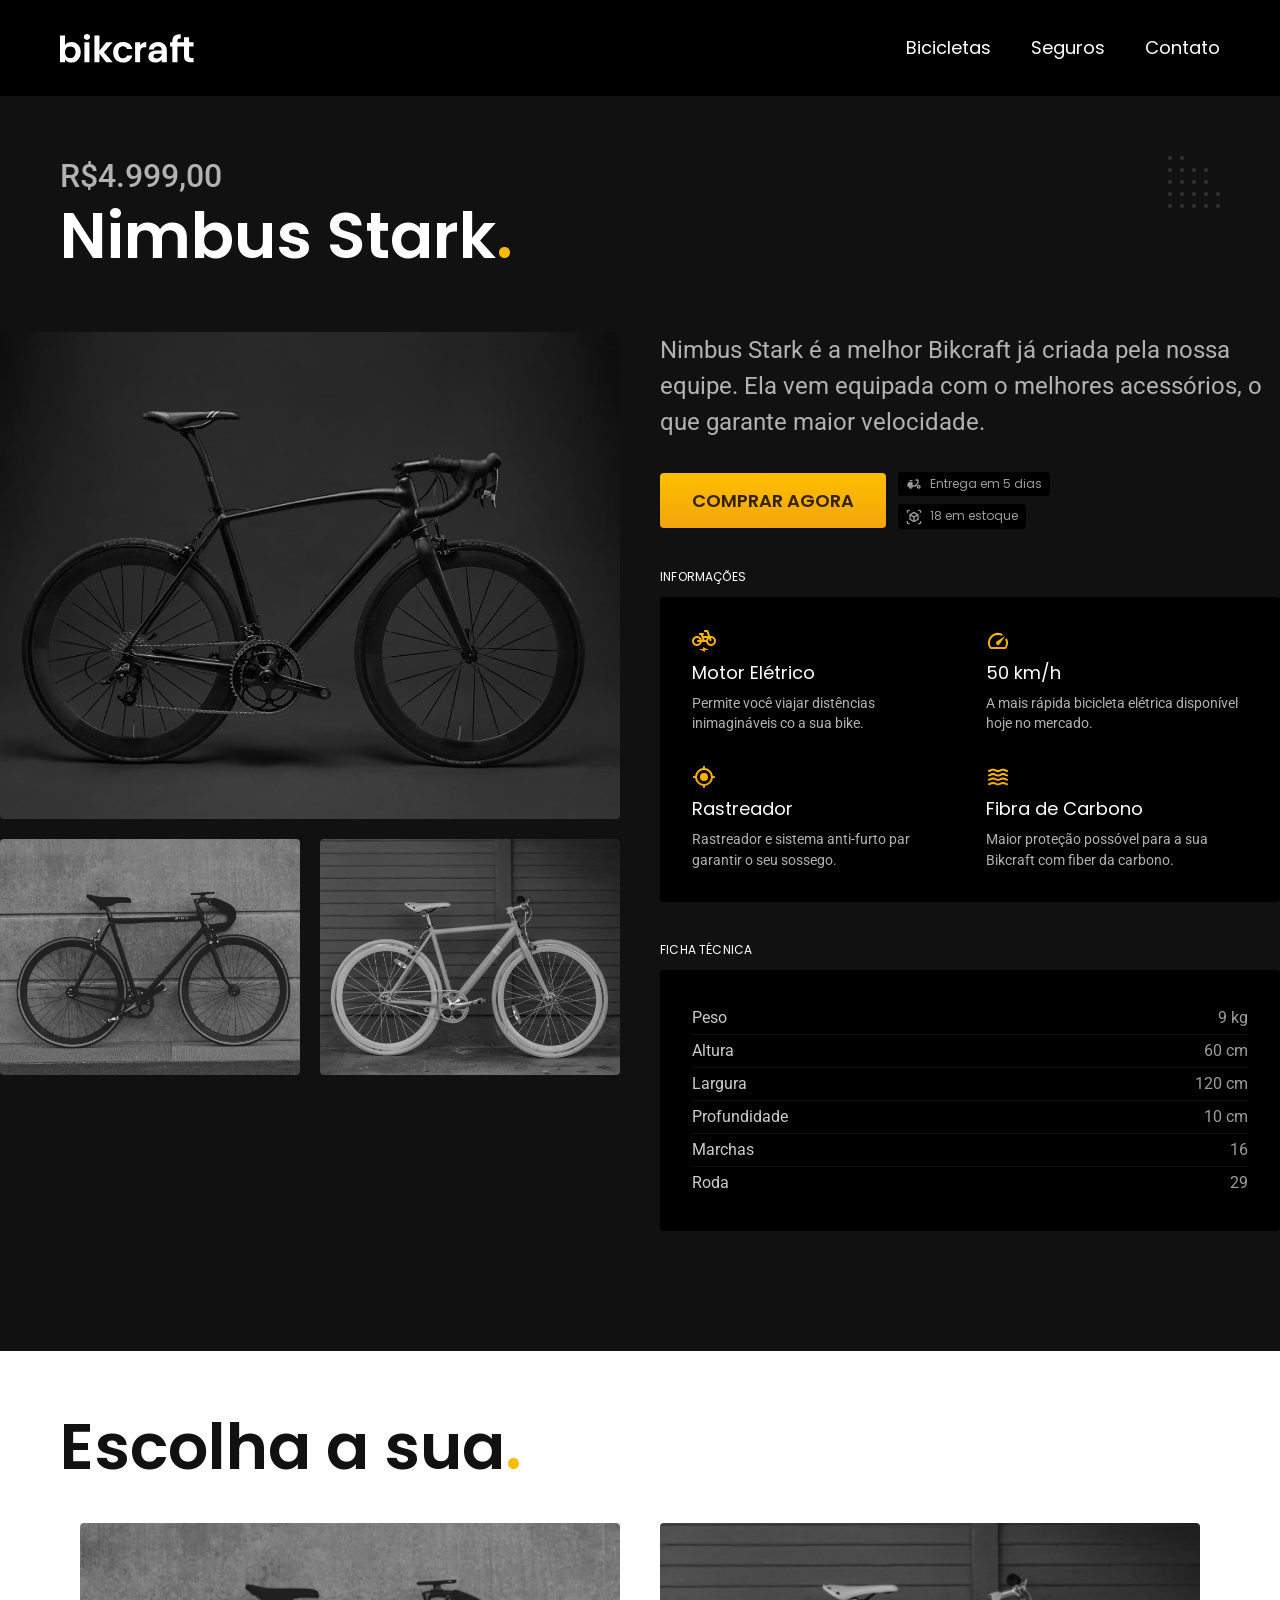
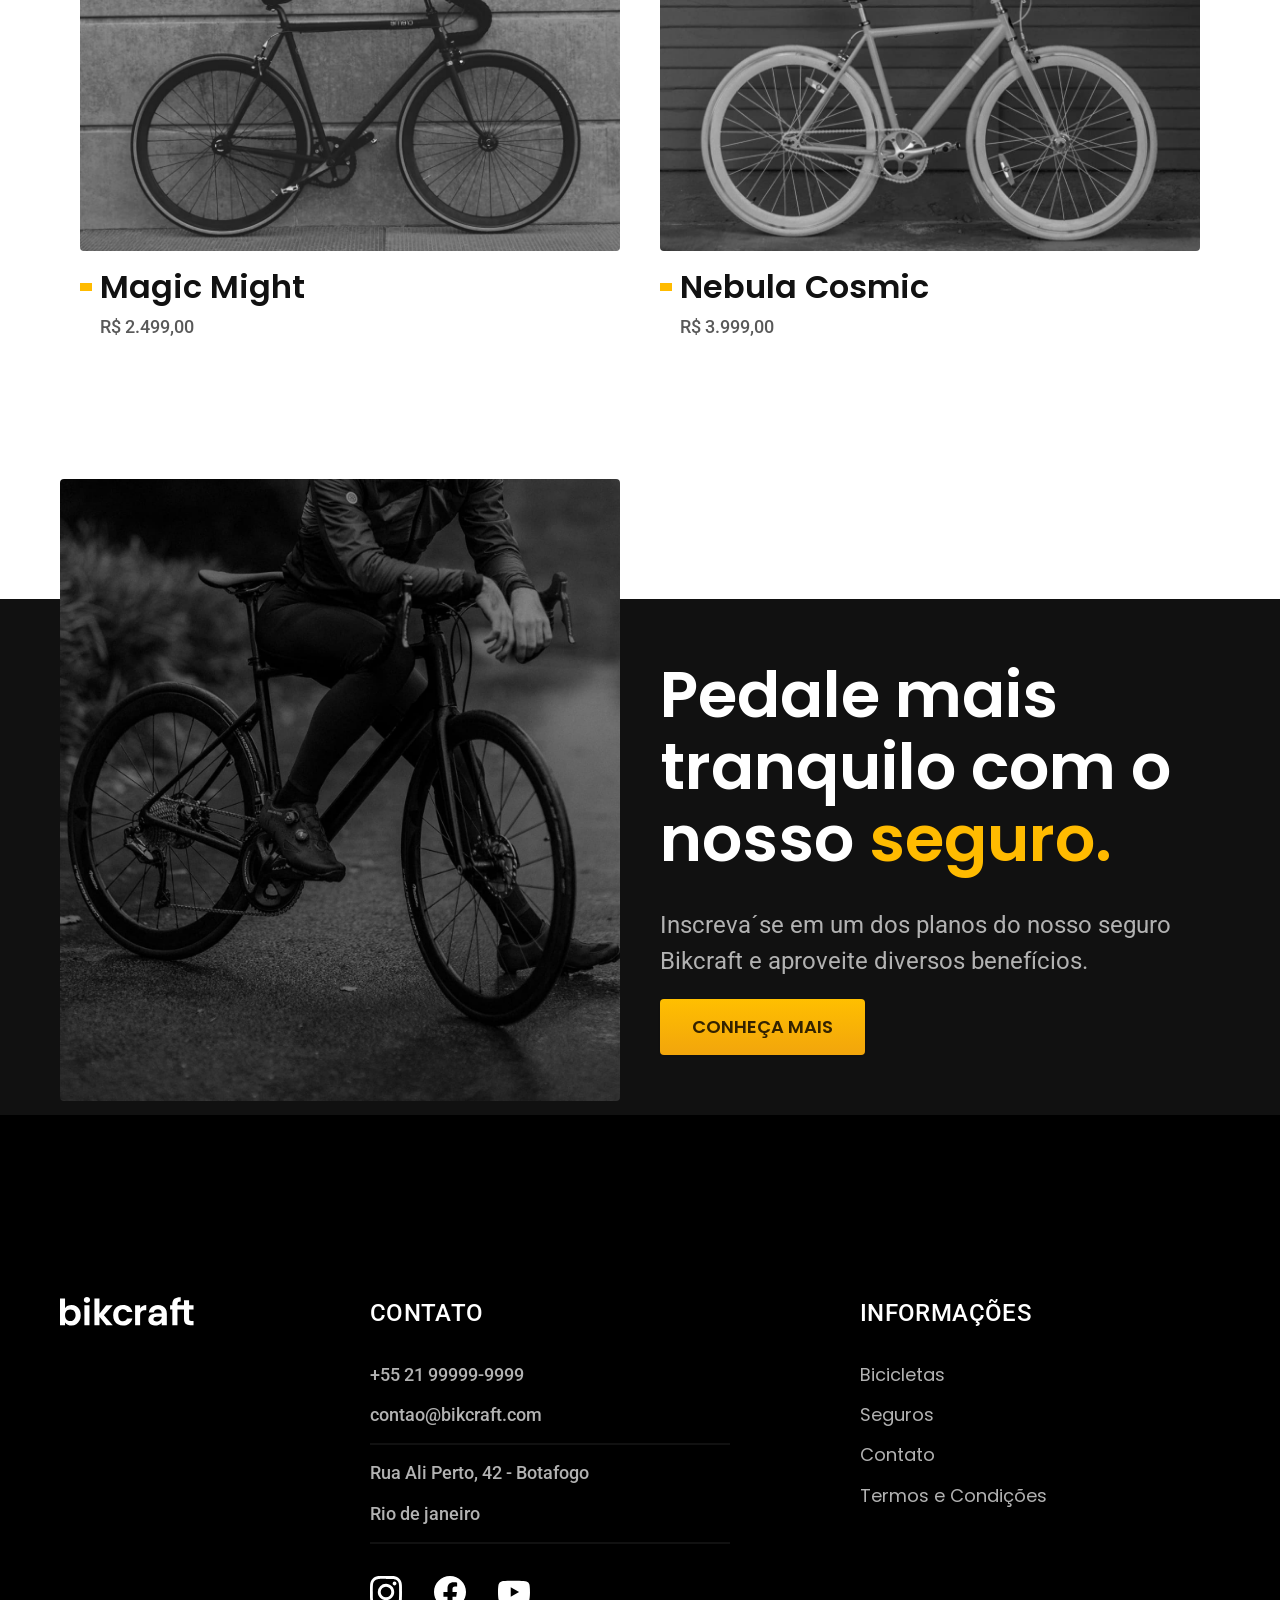
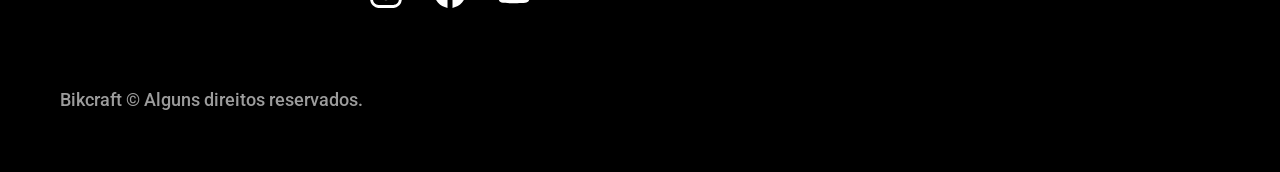
<file: pages/bicicletas/nimbus.html>
<!DOCTYPE html>
<html lang="pt-BR">

    <head>
        <meta charset="UTF-8">
        <meta name="viewport" content="width=device-width, initial-scale=1.0">
        <meta name="description" content="Termos e condições">
        <title>Nimbus Strak | Bikcraft</title>
        <link rel="stylesheet" href="../../css/style.css">

        <link rel="preconnect" href="https://fonts.googleapis.com">
        <link rel="preconnect" href="https://fonts.gstatic.com" crossorigin>
        <link href="https://fonts.googleapis.com/css2?family=Merriweather:ital,wght@1,900&family=Poppins:wght@400;600&family=Roboto:wght@500&display=swap" rel="stylesheet">
    </head>

    <body id="nimbus">

        <header class="header_background">
            <section class="header_container container">
                <div class="logo">
                    <a href="../../index.html" title="Página principal">
                        <img src="../../img/bikcraft.svg" alt="Logo da Bikcraft">
                    </a>
                </div>
                <nav aria-label="Navegação Primária">
                    <ul class="header_menu font-1-m cor_0">
                        <li>
                            <a href="../../pages/bicicletas.html" title="Página sobre bicicletas">Bicicletas</a>
                        </li>
                        <li>
                            <a href="../../pages/seguros.html" title="Página sobre seguros">Seguros</a>
                        </li>
                        <li>
                            <a href="../../pages/contato.html" title="Página sobre contato">Contato</a>
                        </li>
                    </ul>
                </nav>
            </section>
        </header>

        <!-- inicio Página Nimbus-->

        <main class="titulo_background">

            <div>
                <div class="titulo container">
                    <p class="font-2-xl cor_5">
                        R$4.999,00
                    </p>
                    <h1 class="font-1-xxl cor_0">Nimbus Stark<span class="cor_p1">.</span></h1>
                </div>
            </div>

            <div class="bicicleta" container>
                <div class="bicicleta_imagens">
                    <img src="../../img/bicicleta/nimbus1.jpg" alt="">
                    <img src="../../img/bicicleta/nimbus2.jpg" alt="">
                    <img src="../../img/bicicleta/nimbus3.jpg" alt="">
                </div>

                <div class="bicicleta_conteudo">
                    <p class="font-2-l cor_5">
                        Nimbus Stark é a melhor Bikcraft já criada pela nossa equipe.  Ela vem equipada com o melhores acessórios, o que garante maior velocidade.
                    </p>
                    <div class="bicicleta_comprar">
                        <a href="../orcamento.html" class="botao">Comprar agora</a>
                        <span class="font-1-xs cor_6"> 
                            <img src="../../img/icones/entrega.svg" alt="">
                            Entrega em 5 dias
                        </span>
                        <span class="font-1-xs cor_6"> 
                            <img src="../../img/icones/estoque.svg" alt="">
                            18 em estoque
                        </span>
                    </div>
                
                    <h2 class="font-1-xs cor_0">Informações</h2>

                    <ul class="bicicleta_informacoes">
                        <li>
                            <img src="../../img/icones/eletrica.svg" alt="">
                            <h3 class="font-1-m cor_0">Motor Elétrico</h3>
                            <p class="font-2-xs cor_5">
                                Permite você viajar distências inimagináveis co a sua bike.
                            </p>
                        </li>

                        <li>
                            <img src="../../img/icones/velocidade.svg" alt="">
                            <h3 class="font-1-m cor_0">50 km/h</h3>
                            <p class="font-2-xs cor_5">
                                A mais rápida bicicleta elétrica disponível hoje no mercado.
                            </p>
                        </li>

                        <li>
                            <img src="../../img/icones/rastreador.svg" alt="">
                            <h3 class="font-1-m cor_0">Rastreador</h3>
                            <p class="font-2-xs cor_5">
                                Rastreador e sistema anti-furto par garantir o seu sossego.
                            </p>
                        </li>

                        <li>
                            <img src="../../img/icones/carbono.svg" alt="">
                            <h3 class="font-1-m cor_0">Fibra de Carbono</h3>
                            <p class="font-2-xs cor_5">
                                Maior proteção possóvel para a sua Bikcraft com fiber da carbono.
                            </p>
                        </li>
                    </ul>

                    <h2 class="font-1-xs cor_0">Ficha Técnica</h2>
                    
                    <ul class="bicicleta_ficha font-2-s cor_4">
                        <li>Peso <span>9 kg</span></li>
                        <li>Altura <span>60 cm</span></li>
                        <li>Largura <span>120 cm</span></li>
                        <li>Profundidade <span>10 cm</span></li>
                        <li>Marchas <span>16</span></li>
                        <li>Roda <span>29</span></li>
                    </ul>
                </div>

            </div>

        </main>

        <article class="bicicletas_lista container">
            <h2 class="font-1-xxl">Escolha a sua<span class="cor_p1">.</span></h2>
            <ul>
                <li>
                    <a href="../../pages/bicicletas/magic.html">
                        <img src="../../img/bicicletas/magic.jpg" alt="Bicicleta preta">
                        <h3 class="font-1-xl">Magic Might</h3>
                        <span class="font-2-m cor_8">R$ 2.499,00</span>
                    </a>
                </li>

                <li>
                    <a href="../../pages/bicicletas/nebula.html">
                        <img src="../../img/bicicletas/nebula.jpg" alt="Bicicleta preta">
                        <h3 class="font-1-xl">Nebula Cosmic</h3>
                        <span class="font-2-m cor_8">R$ 3.999,00</span>
                    </a>
                </li>
            </ul>
        </article>

        <article class="seguro_background">

            <div class="seguro container">
                <div class="seguro_imagem">
                    <img src="../../img/fotos/seguros.jpg" alt="Pessoa parada em cima de uma bicicleta">
                </div>

                <div class="seguro_conteudo">
                    <h2 class="font-1-xxl cor_0">Pedale mais tranquilo com o nosso <span class="cor_p1">seguro.</span></h2>
                    <p class="font-2-l cor_5">
                        Inscreva´se em um dos planos do nosso seguro Bikcraft e aproveite diversos benefícios.
                    </p>
                    <a href="../seguros.html" class="botao">Conheça Mais</a>
                </div>
            </div>

        </article>

        <!-- Fim Página Nimbus-->

        <footer class="footer_background">

            <div class="footer container">
                <img src="../../img/bikcraft.svg" alt="Bikcraft">
                <div class="footer_contato">
                    <h3 class="font-2-l-b cor_0">Contato</h3>
                    <ul class="font-2-m cor_5">
                        <li>
                            <a href="tel:+5521999999999">+55 21 99999-9999</a>
                        </li>
                        <li>
                            <a href="mailto:contao@bikcraft.com">contao@bikcraft.com</a>
                        </li>
                        <li>Rua Ali Perto, 42 - Botafogo</li>
                        <li>Rio de janeiro</li>
                    </ul>
                    <div class="footer_redes">
                        <a href="#">
                            <img src="../../img/redes/instagram.svg" alt="instagram">
                        </a>
                        <a href="#">
                            <img src="../../img/redes/facebook.svg" alt="facebook">
                        </a>
                        <a href="#">
                            <img src="../../img/redes/youtube.svg" alt="youtube">
                        </a>
                    </div>
                </div>
                <div class="footer_informaçoes">
                    <h3 class="font-2-l-b cor_0">Informações</h3>
                    <nav>
                        <ul class="font-1-m cor_5">
                            <li>
                                <a href="../../pages/bicicletas.html" title="Página sobre bicicletas">Bicicletas</a>
                            </li>
                            <li>
                                <a href="../../pages/seguros.html" title="Página sobre seguros">Seguros</a>
                            </li>
                            <li>
                                <a href="../../pages/contato.html" title="Página sobre contato">Contato</a>
                            </li>
                            <li>
                                <a href="../../pages/termos.html" title="Página sobre contato">Termos e Condições</a>
                            </li>
                        </ul>
                    </nav>
                </div>
                <p class="footer_copy font-2-m cor_6">
                    Bikcraft © Alguns direitos reservados.
                </p>
            </div>

        </footer>
  
    </body>
</html>
</file>
<file: css/style.css>
@import url("./global/global.css");
@import url("./utilidades/tipografia.css");
@import url("./utilidades/cores.css");

@import url("./global/header.css");
@import url("./global/footer.css");

/* Utilidades */
@import url("./utilidades/componentes.css");
@import url("./utilidades/formulario.css");

/* Home */
@import url("./home/introducao.css");
@import url("./home/tecnologia.css");
@import url("./home/parceiros.css");
@import url("./home/depoimento.css");

/* Bicicletas */
@import url("./bicicletas/bicicletas_lista.css");
@import url("./bicicletas/bicicletas.css");

/* Bicicleta */
@import url("./bicicleta/bicicleta.css");
@import url("./bicicleta/seguro.css");

/* Seguros */
@import url("./seguros/seguros.css");
@import url("./seguros/vantagens.css");
@import url("./seguros/perguntas.css");

/* Contato */
@import url("./contato/contato.css");
@import url("./contato/lojas.css");

/* Orçamento */
@import url("./orcamento/orcamento.css");

/* Termos */
@import url("./termos/termos.css");
</file>
